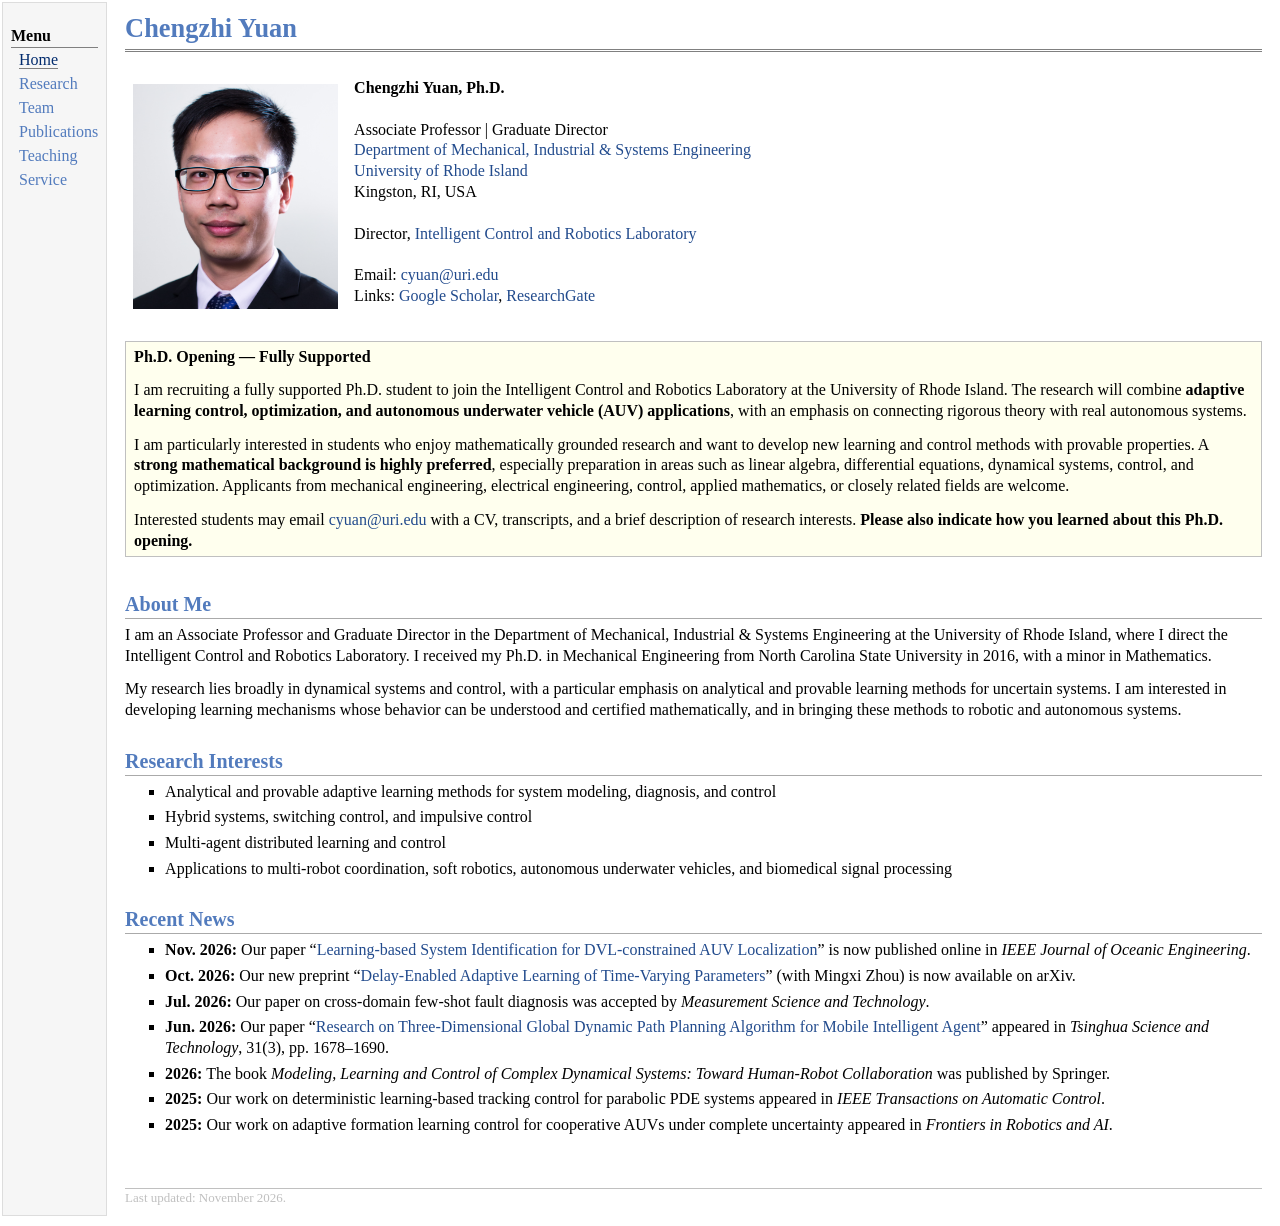
<file: index.html>
<!DOCTYPE html PUBLIC "-//W3C//DTD XHTML 1.1//EN"
  "http://www.w3.org/TR/xhtml11/DTD/xhtml11.dtd">
<html xmlns="http://www.w3.org/1999/xhtml" xml:lang="en">
<head>
<meta name="generator" content="jemdoc" />
<meta http-equiv="Content-Type" content="text/html;charset=utf-8" />
<meta name="viewport" content="width=device-width, initial-scale=1" />
<link rel="stylesheet" href="jemdoc.css" type="text/css" />
<title>Chengzhi Yuan</title>
</head>
<body>
<table summary="Table for page layout." id="tlayout">
<tr valign="top">
<td id="layout-menu">
<div class="menu-category">Menu</div>
<div class="menu-item"><a href="index.html" class="current">Home</a></div>
<div class="menu-item"><a href="research.html">Research</a></div>
<div class="menu-item"><a href="team.html">Team</a></div>
<div class="menu-item"><a href="publications.html">Publications</a></div>
<div class="menu-item"><a href="teaching.html">Teaching</a></div>
<div class="menu-item"><a href="service.html">Service</a></div>
</td>
<td id="layout-content">
<div id="toptitle">
<h1>Chengzhi Yuan</h1>
<div id="subtitle"></div>
</div>

<table class="imgtable"><tr><td>
<img src="pic/yuan.png" alt="Chengzhi Yuan" width="205px" />
</td>
<td align="left"><p><b>Chengzhi Yuan, Ph.D.</b><br /><br />
Associate Professor | Graduate Director<br />
<a href="https://web.uri.edu/mcise/" target="_blank">Department of Mechanical, Industrial &amp; Systems Engineering</a><br />
<a href="https://www.uri.edu/" target="_blank">University of Rhode Island</a><br />
Kingston, RI, USA<br /><br />
Director, <a href="https://web.uri.edu/icrl/" target="_blank">Intelligent Control and Robotics Laboratory</a><br /><br />
Email: <a href="mailto:cyuan@uri.edu">cyuan@uri.edu</a><br />
Links:
<a href="https://scholar.google.com/citations?user=ItEaqxMAAAAJ&amp;hl=en" target="_blank">Google Scholar</a>,
<a href="https://www.researchgate.net/profile/Chengzhi_Yuan" target="_blank">ResearchGate</a>
</p></td></tr></table>

<div class="infoblock">
<div class="blockcontent">
<p><b>Ph.D. Opening &mdash; Fully Supported</b></p>
<p>I am recruiting a fully supported Ph.D. student to join the Intelligent Control and Robotics Laboratory at the University of Rhode Island. The research will combine <b>adaptive learning control, optimization, and autonomous underwater vehicle (AUV) applications</b>, with an emphasis on connecting rigorous theory with real autonomous systems.</p>
<p>I am particularly interested in students who enjoy mathematically grounded research and want to develop new learning and control methods with provable properties. A <b>strong mathematical background is highly preferred</b>, especially preparation in areas such as linear algebra, differential equations, dynamical systems, control, and optimization. Applicants from mechanical engineering, electrical engineering, control, applied mathematics, or closely related fields are welcome.</p>
<p>Interested students may email <a href="mailto:cyuan@uri.edu">cyuan@uri.edu</a> with a CV, transcripts, and a brief description of research interests. <b>Please also indicate how you learned about this Ph.D. opening.</b></p>
</div></div>

<h2>About Me</h2>
<p>I am an Associate Professor and Graduate Director in the Department of Mechanical, Industrial &amp; Systems Engineering at the University of Rhode Island, where I direct the Intelligent Control and Robotics Laboratory. I received my Ph.D. in Mechanical Engineering from North Carolina State University in 2016, with a minor in Mathematics.</p>

<p>My research lies broadly in dynamical systems and control, with a particular emphasis on analytical and provable learning methods for uncertain systems. I am interested in developing learning mechanisms whose behavior can be understood and certified mathematically, and in bringing these methods to robotic and autonomous systems.</p>

<h2>Research Interests</h2>
<ul>
<li><p>Analytical and provable adaptive learning methods for system modeling, diagnosis, and control</p></li>
<li><p>Hybrid systems, switching control, and impulsive control</p></li>
<li><p>Multi-agent distributed learning and control</p></li>
<li><p>Applications to multi-robot coordination, soft robotics, autonomous underwater vehicles, and biomedical signal processing</p></li>
</ul>

<h2>Recent News</h2>
<ul>
<li><p><b>Nov. 2026:</b> Our paper &ldquo;<a href="https://ieeexplore.ieee.org/document/11793353/" target="_blank">Learning-based System Identification for DVL-constrained AUV Localization</a>&rdquo; is now published online in <i>IEEE Journal of Oceanic Engineering</i>.</p></li>
<li><p><b>Oct. 2026:</b> Our new preprint &ldquo;<a href="https://arxiv.org/pdf/2610.20322" target="_blank">Delay-Enabled Adaptive Learning of Time-Varying Parameters</a>&rdquo; (with Mingxi Zhou) is now available on arXiv.</p></li>
<li><p><b>Jul. 2026:</b> Our paper on cross-domain few-shot fault diagnosis was accepted by <i>Measurement Science and Technology</i>.</p></li>
<li><p><b>Jun. 2026:</b> Our paper &ldquo;<a href="https://www.sciopen.com/article/10.26599/TST.2024.9010265" target="_blank">Research on Three-Dimensional Global Dynamic Path Planning Algorithm for Mobile Intelligent Agent</a>&rdquo; appeared in <i>Tsinghua Science and Technology</i>, 31(3), pp. 1678&ndash;1690.</p></li>
<li><p><b>2026:</b> The book <i>Modeling, Learning and Control of Complex Dynamical Systems: Toward Human-Robot Collaboration</i> was published by Springer.</p></li>
<li><p><b>2025:</b> Our work on deterministic learning-based tracking control for parabolic PDE systems appeared in <i>IEEE Transactions on Automatic Control</i>.</p></li>
<li><p><b>2025:</b> Our work on adaptive formation learning control for cooperative AUVs under complete uncertainty appeared in <i>Frontiers in Robotics and AI</i>.</p></li>
</ul>

<div id="footer">
<div id="footer-text">Last updated: November 2026.</div>
</div>
</td>
</tr>
</table>
</body>
</html>
</file>
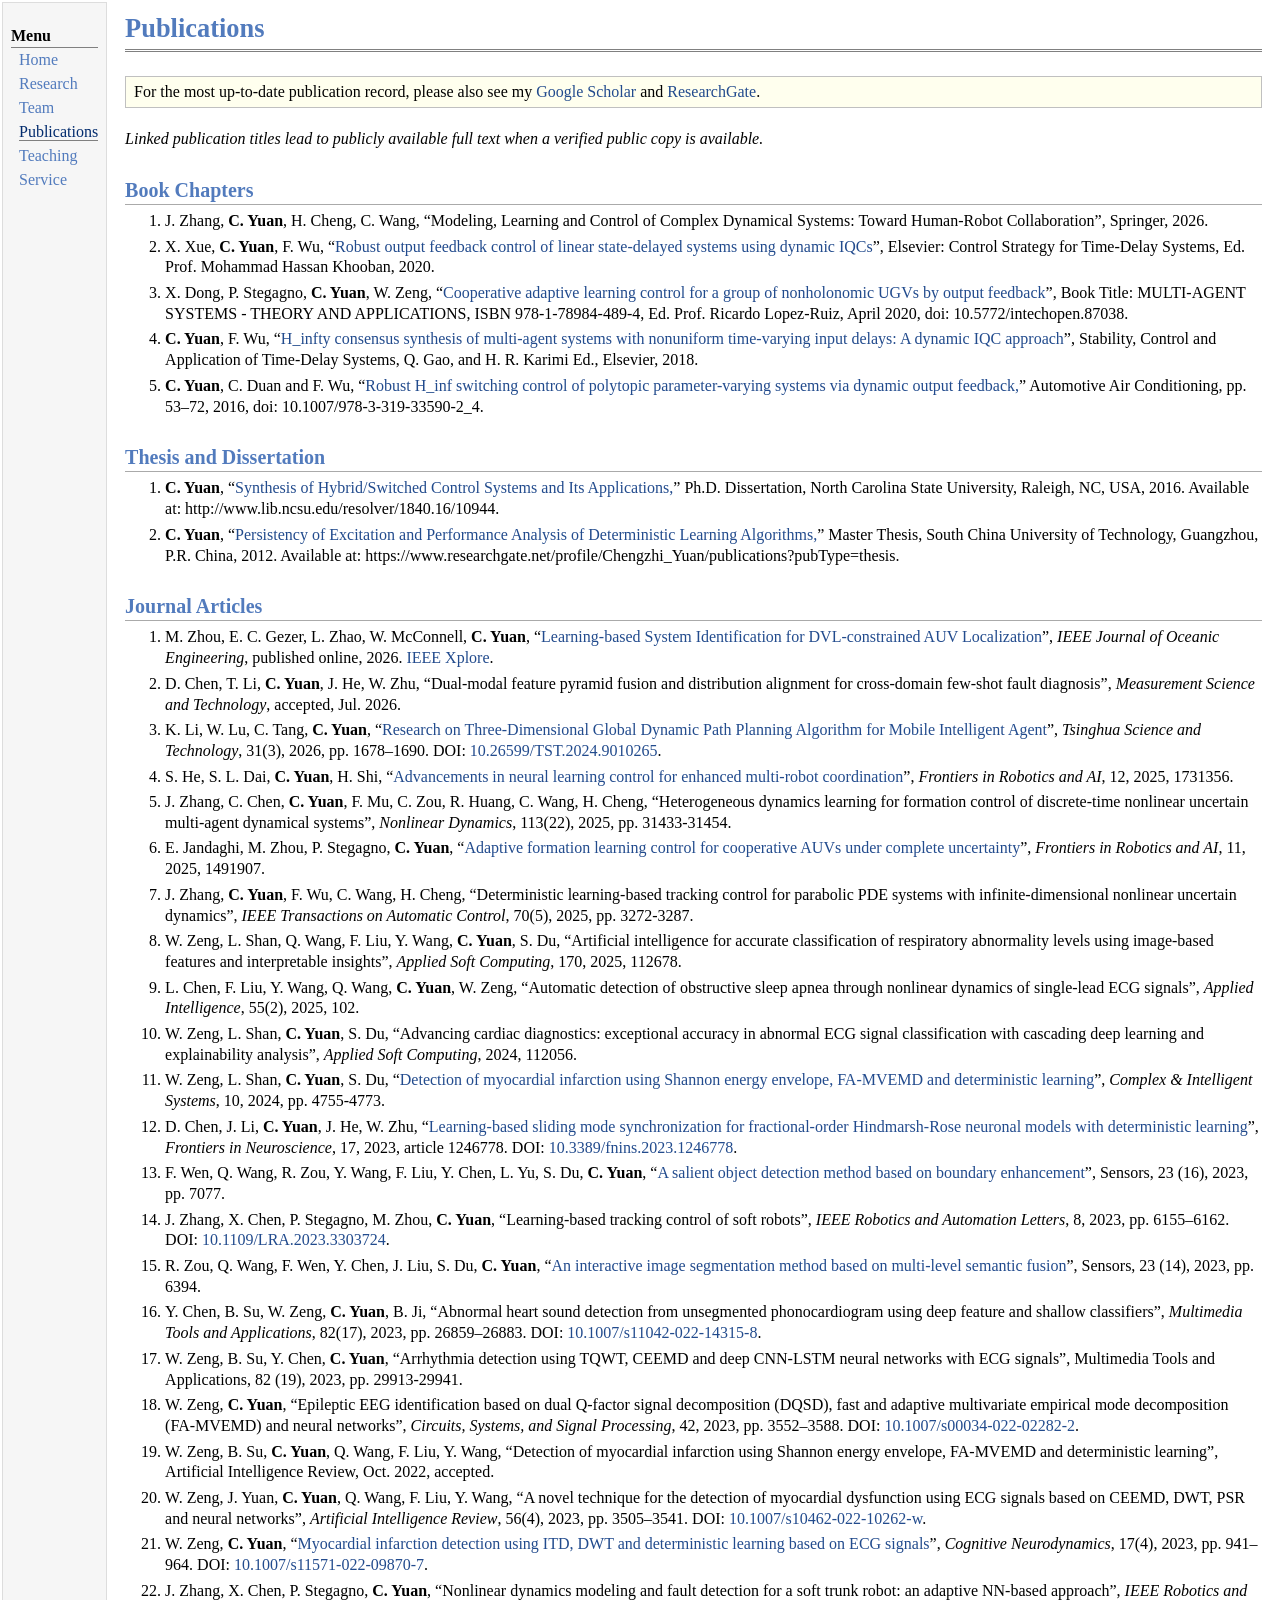
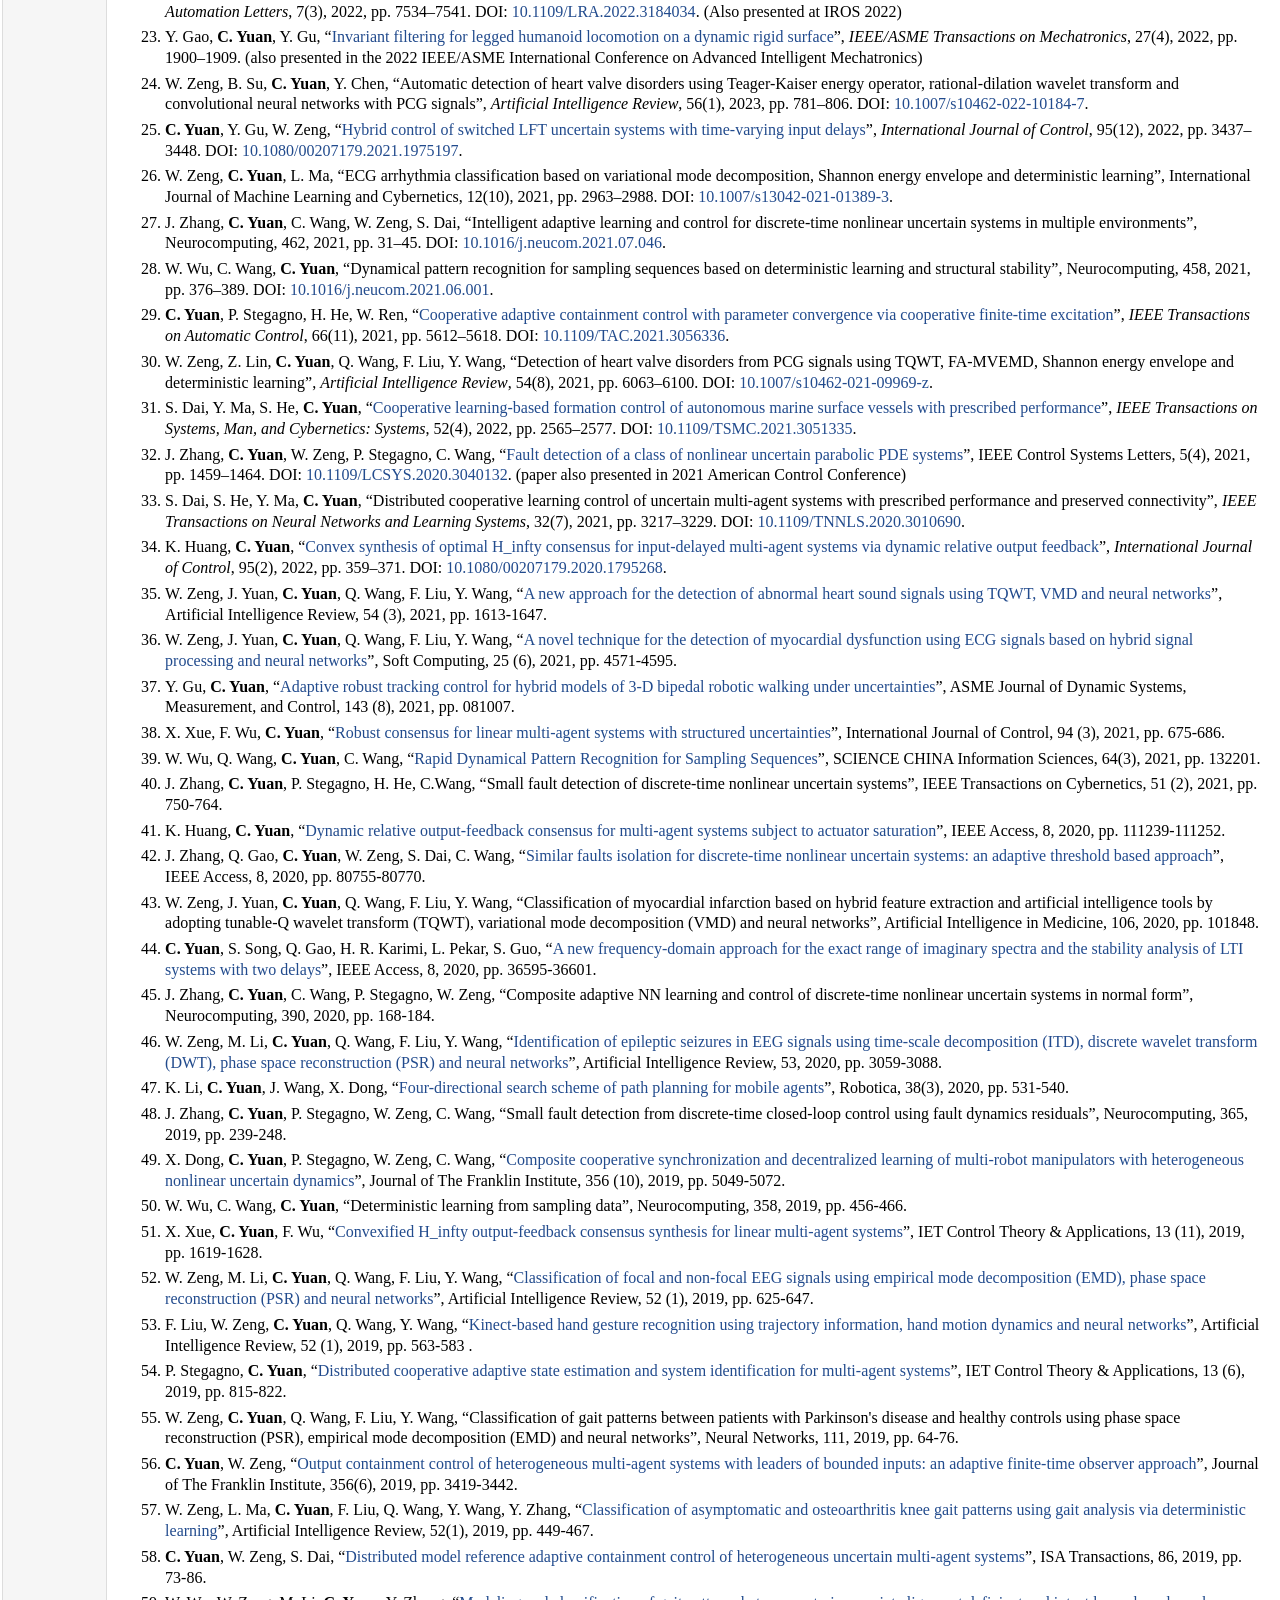
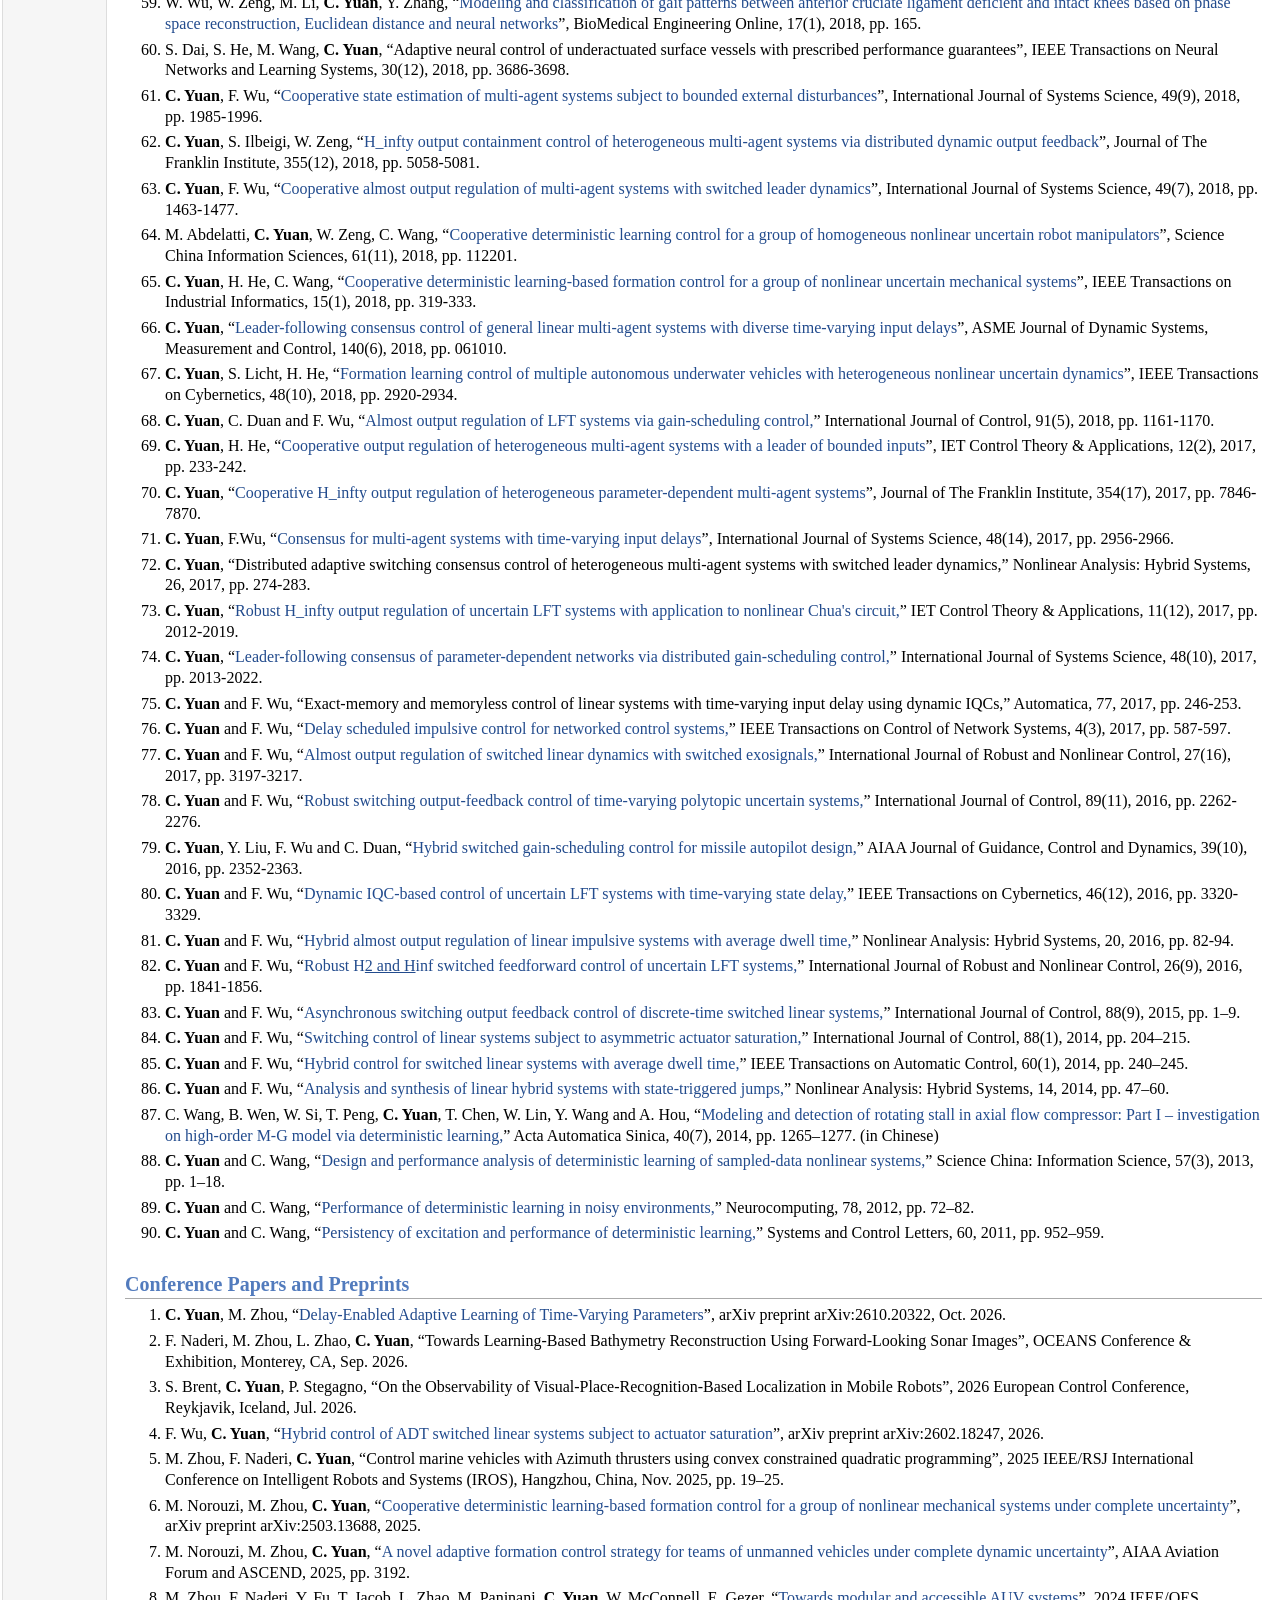
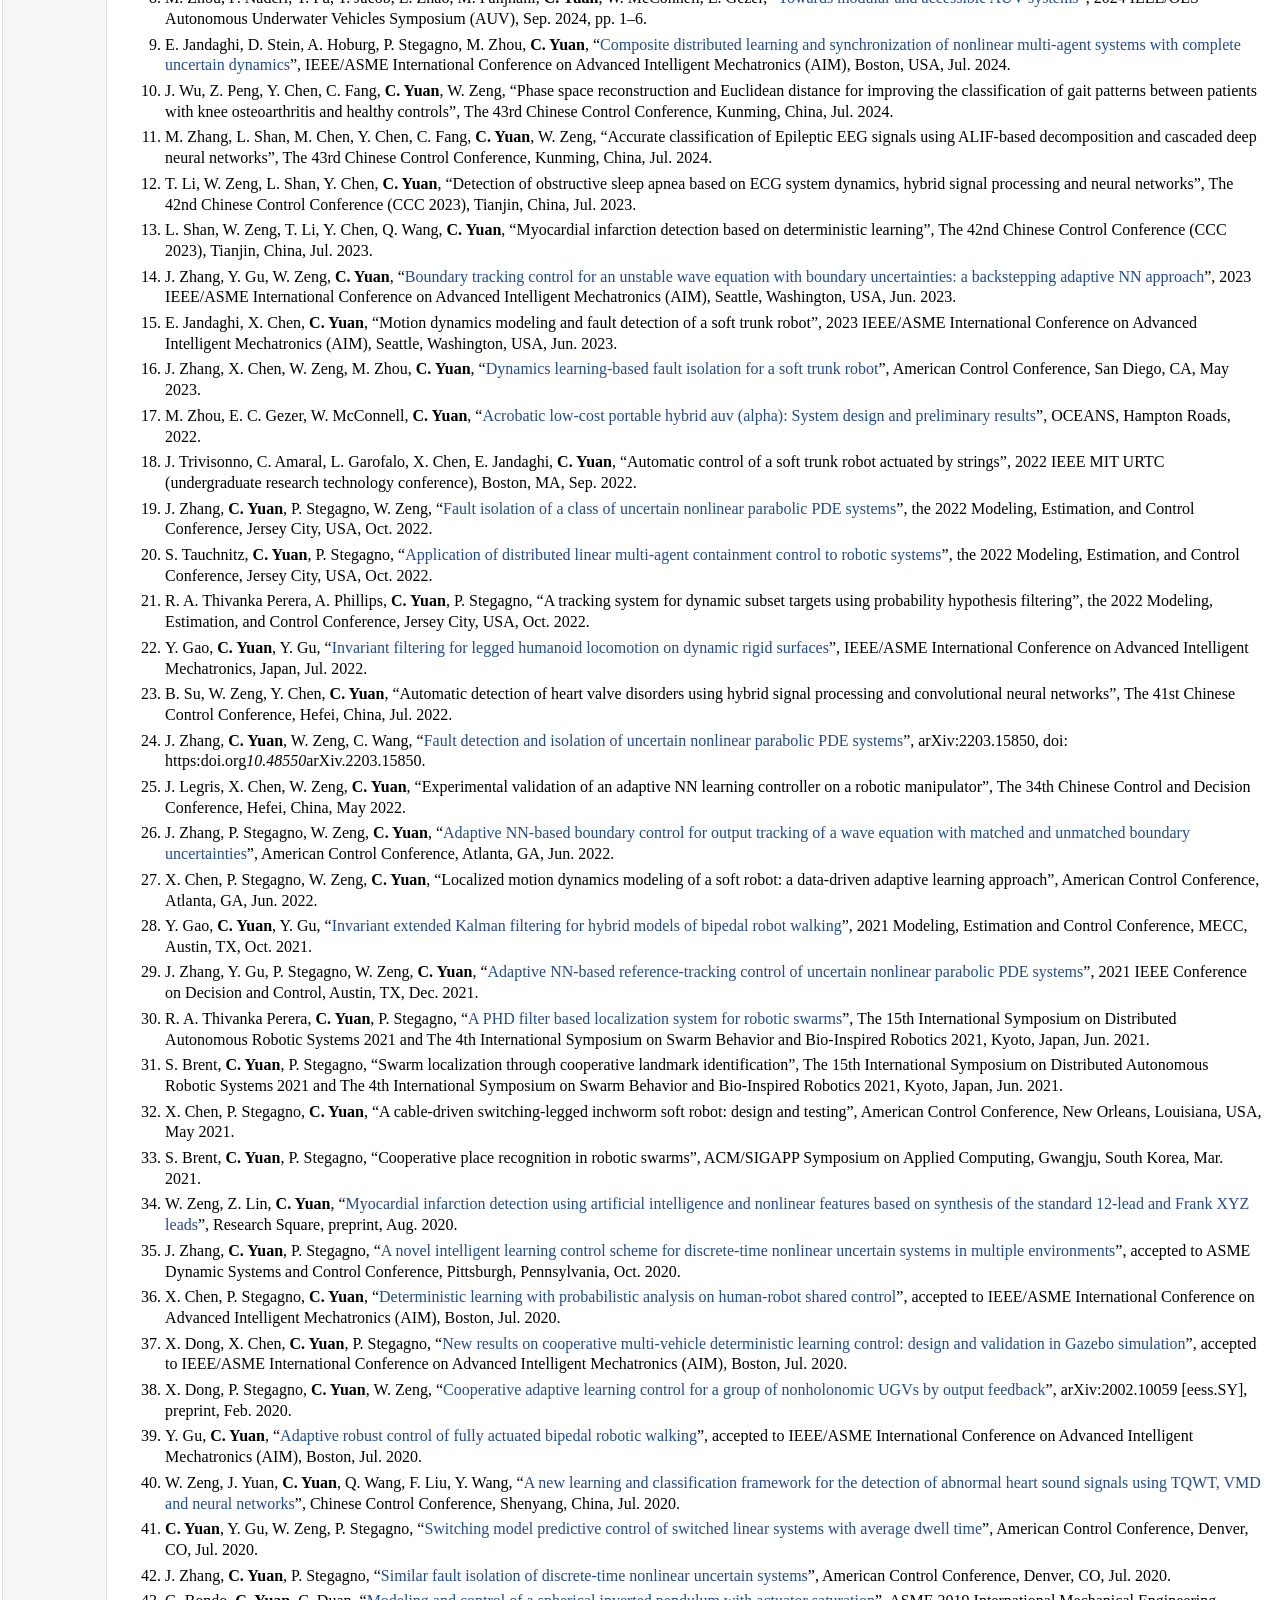
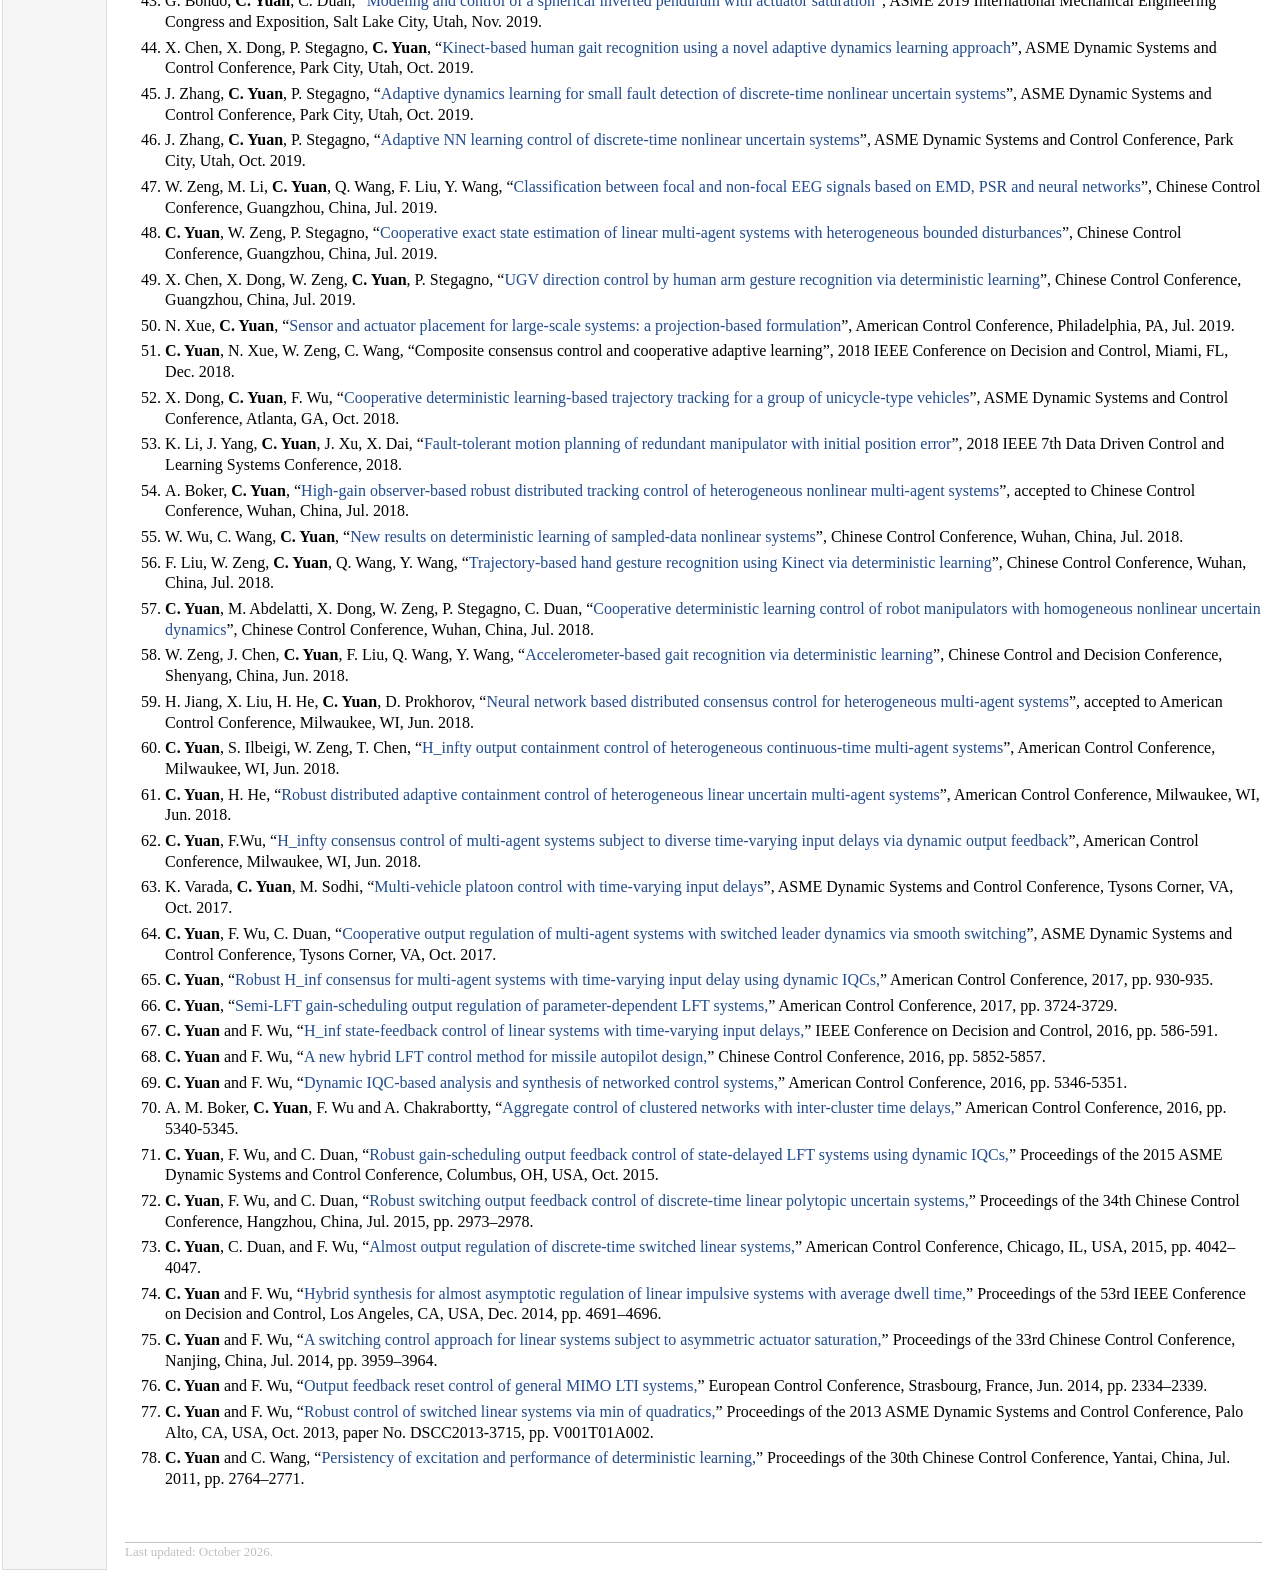
<file: publications.html>
<!DOCTYPE html PUBLIC "-//W3C//DTD XHTML 1.1//EN"
  "http://www.w3.org/TR/xhtml11/DTD/xhtml11.dtd">
<html xmlns="http://www.w3.org/1999/xhtml" xml:lang="en">
<head>
<meta name="generator" content="jemdoc, see http://jemdoc.jaboc.net/" />
<meta http-equiv="Content-Type" content="text/html;charset=utf-8" />
<link rel="stylesheet" href="jemdoc.css" type="text/css" />
<title>Publications</title>
</head>
<body>
<table summary="Table for page layout." id="tlayout">
<tr valign="top">
<td id="layout-menu">
<div class="menu-category">Menu</div>
<div class="menu-item"><a href="index.html">Home</a></div>
<div class="menu-item"><a href="research.html">Research</a></div>
<div class="menu-item"><a href="team.html">Team</a></div>
<div class="menu-item"><a href="publications.html" class="current">Publications</a></div>
<div class="menu-item"><a href="teaching.html">Teaching</a></div>
<div class="menu-item"><a href="service.html">Service</a></div>
</td>
<td id="layout-content">
<div id="toptitle">
<h1>Publications</h1>
<div id="subtitle"></div>
</div>
<div class="infoblock">
<div class="blockcontent">
<p>For the most up-to-date publication record, please also see my <a href="https://scholar.google.com/citations?user=ItEaqxMAAAAJ&amp;hl=en" target="_blank">Google Scholar</a> and <a href="https://www.researchgate.net/profile/Chengzhi_Yuan" target="_blank">ResearchGate</a>.</p>
</div></div>
<p><i>Linked publication titles lead to publicly available full text when a verified public copy is available.</i></p>

<h2>Book Chapters </h2>
<ol>
<li><p>J. Zhang, <b>C. Yuan</b>, H. Cheng, C. Wang, &ldquo;Modeling, Learning and Control of Complex Dynamical Systems: Toward Human-Robot Collaboration&rdquo;, Springer, 2026.</p></li>
<li><p>X. Xue, <b>C. Yuan</b>, F. Wu, &ldquo;<a href="https://www.researchgate.net/publication/349107848_Robust_output_feedback_control_of_linear_state-delayed_systems_using_dynamic_IQCs" target="_blank">Robust output feedback control of linear state-delayed systems using dynamic IQCs</a>&rdquo;, Elsevier: Control Strategy for Time-Delay Systems, Ed. Prof. Mohammad Hassan Khooban, 2020. </p>
</li>
<li><p>X. Dong, P. Stegagno, <b>C. Yuan</b>, W. Zeng, &ldquo;<a href="https://www.intechopen.com/chapters/67783" target="_blank">Cooperative adaptive learning control for a group of nonholonomic UGVs by output feedback</a>&rdquo;, Book Title: MULTI-AGENT SYSTEMS - THEORY AND APPLICATIONS, ISBN 978-1-78984-489-4, Ed. Prof. Ricardo Lopez-Ruiz, April 2020, doi: 10.5772/intechopen.87038. </p>
</li>
<li><p><b>C. Yuan</b>, F. Wu, &ldquo;<a href="https://www.researchgate.net/publication/334253443_H_infty_consensus_synthesis_of_multiagent_systems_with_nonuniform_time-varying_input_delays_A_dynamic_IQC_approach" target="_blank">H_infty consensus synthesis of multi-agent systems with nonuniform time-varying input delays: A dynamic IQC approach</a>&rdquo;, Stability, Control and Application of Time-Delay Systems, Q. Gao, and H. R. Karimi Ed., Elsevier, 2018. </p>
</li>
<li><p><b>C. Yuan</b>, C. Duan and F. Wu, &ldquo;<a href="https://www.researchgate.net/publication/306035811_Robust_mathcalH_infty_Switching_Control_of_Polytopic_Parameter-Varying_Systems_via_Dynamic_Output_Feedback" target="_blank">Robust H_inf switching control of polytopic parameter-varying systems via dynamic output feedback,</a>&rdquo; Automotive Air Conditioning, pp. 53&ndash;72, 2016, doi: 10.1007/978-3-319-33590-2_4.
</p>
</li>
</ol>
<h2>Thesis and Dissertation </h2>
<ol>
<li><p><b>C. Yuan</b>, &ldquo;<a href="https://www.researchgate.net/publication/301292311_Synthesis_of_HybridSwitched_Control_Systems_and_Its_Applications" target="_blank">Synthesis of Hybrid/Switched Control Systems and Its Applications,</a>&rdquo; Ph.D. Dissertation, North Carolina State University, Raleigh, NC, USA, 2016. Available at: http://www.lib.ncsu.edu/resolver/1840.16/10944. </p>
</li>
<li><p><b>C. Yuan</b>, &ldquo;<a href="https://www.researchgate.net/publication/281162352_Persistency_of_Excitation_and_Performance_Analysis_of_Deterministic_Learning_Algorithms" target="_blank">Persistency of Excitation and Performance Analysis of Deterministic Learning Algorithms,</a>&rdquo; Master Thesis, South China University of Technology, Guangzhou, P.R. China, 2012. Available at: https://www.researchgate.net/profile/Chengzhi_Yuan/publications?pubType=thesis.
</p>
</li>
</ol>
<h2>Journal Articles
</h2>
<ol>
<li id="auv-localization-2026"><p>M. Zhou, E. C. Gezer, L. Zhao, W. McConnell, <b>C. Yuan</b>, &ldquo;<a href="https://ieeexplore.ieee.org/document/11793353/" target="_blank">Learning-based System Identification for DVL-constrained AUV Localization</a>&rdquo;, <i>IEEE Journal of Oceanic Engineering</i>, published online, 2026. <a href="https://ieeexplore.ieee.org/document/11793353/" target="_blank">IEEE Xplore</a>.</p></li>
<li><p>D. Chen, T. Li, <b>C. Yuan</b>, J. He, W. Zhu, &ldquo;Dual-modal feature pyramid fusion and distribution alignment for cross-domain few-shot fault diagnosis&rdquo;, <i>Measurement Science and Technology</i>, accepted, Jul. 2026.</p></li>
<li><p>K. Li, W. Lu, C. Tang, <b>C. Yuan</b>, &ldquo;<a href="https://www.sciopen.com/article/10.26599/TST.2024.9010265" target="_blank">Research on Three-Dimensional Global Dynamic Path Planning Algorithm for Mobile Intelligent Agent</a>&rdquo;, <i>Tsinghua Science and Technology</i>, 31(3), 2026, pp. 1678&ndash;1690. DOI: <a href="https://doi.org/10.26599/TST.2024.9010265" target="_blank">10.26599/TST.2024.9010265</a>.</p></li>
<li><p>S. He, S. L. Dai, <b>C. Yuan</b>, H. Shi, &ldquo;<a href="https://www.frontiersin.org/journals/robotics-and-ai/articles/10.3389/frobt.2025.1731356/pdf" target="_blank">Advancements in neural learning control for enhanced multi-robot coordination</a>&rdquo;, <i>Frontiers in Robotics and AI</i>, 12, 2025, 1731356.</p></li>
<li><p>J. Zhang, C. Chen, <b>C. Yuan</b>, F. Mu, C. Zou, R. Huang, C. Wang, H. Cheng, &ldquo;Heterogeneous dynamics learning for formation control of discrete-time nonlinear uncertain multi-agent dynamical systems&rdquo;, <i>Nonlinear Dynamics</i>, 113(22), 2025, pp. 31433-31454.</p></li>
<li><p>E. Jandaghi, M. Zhou, P. Stegagno, <b>C. Yuan</b>, &ldquo;<a href="https://www.frontiersin.org/journals/robotics-and-ai/articles/10.3389/frobt.2024.1491907/full" target="_blank">Adaptive formation learning control for cooperative AUVs under complete uncertainty</a>&rdquo;, <i>Frontiers in Robotics and AI</i>, 11, 2025, 1491907.</p></li>
<li><p>J. Zhang, <b>C. Yuan</b>, F. Wu, C. Wang, H. Cheng, &ldquo;Deterministic learning-based tracking control for parabolic PDE systems with infinite-dimensional nonlinear uncertain dynamics&rdquo;, <i>IEEE Transactions on Automatic Control</i>, 70(5), 2025, pp. 3272-3287.</p></li>
<li><p>W. Zeng, L. Shan, Q. Wang, F. Liu, Y. Wang, <b>C. Yuan</b>, S. Du, &ldquo;Artificial intelligence for accurate classification of respiratory abnormality levels using image-based features and interpretable insights&rdquo;, <i>Applied Soft Computing</i>, 170, 2025, 112678.</p></li>
<li><p>L. Chen, F. Liu, Y. Wang, Q. Wang, <b>C. Yuan</b>, W. Zeng, &ldquo;Automatic detection of obstructive sleep apnea through nonlinear dynamics of single-lead ECG signals&rdquo;, <i>Applied Intelligence</i>, 55(2), 2025, 102.</p></li>
<li><p>W. Zeng, L. Shan, <b>C. Yuan</b>, S. Du, &ldquo;Advancing cardiac diagnostics: exceptional accuracy in abnormal ECG signal classification with cascading deep learning and explainability analysis&rdquo;, <i>Applied Soft Computing</i>, 2024, 112056.</p></li>
<li><p>W. Zeng, L. Shan, <b>C. Yuan</b>, S. Du, &ldquo;<a href="https://www.researchgate.net/publication/379620052_Detection_of_myocardial_infarction_using_Shannon_energy_envelope_FA-MVEMD_and_deterministic_learning" target="_blank">Detection of myocardial infarction using Shannon energy envelope, FA-MVEMD and deterministic learning</a>&rdquo;, <i>Complex &amp; Intelligent Systems</i>, 10, 2024, pp. 4755-4773.</p></li>
<li><p>D. Chen, J. Li, <b>C. Yuan</b>, J. He, W. Zhu, &ldquo;<a href="https://www.frontiersin.org/journals/neuroscience/articles/10.3389/fnins.2023.1246778/full" target="_blank">Learning-based sliding mode synchronization for fractional-order Hindmarsh-Rose neuronal models with deterministic learning</a>&rdquo;, <i>Frontiers in Neuroscience</i>, 17, 2023, article 1246778. DOI: <a href="https://doi.org/10.3389/fnins.2023.1246778">10.3389/fnins.2023.1246778</a>. </p>
</li>
<li><p>F. Wen, Q. Wang, R. Zou, Y. Wang, F. Liu, Y. Chen, L. Yu, S. Du, <b>C. Yuan</b>, &ldquo;<a href="https://www.mdpi.com/1424-8220/23/16/7077" target="_blank">A salient object detection method based on boundary enhancement</a>&rdquo;, Sensors, 23 (16), 2023, pp. 7077. </p>
</li>
<li><p>J. Zhang, X. Chen, P. Stegagno, M. Zhou, <b>C. Yuan</b>, &ldquo;Learning-based tracking control of soft robots&rdquo;, <i>IEEE Robotics and Automation Letters</i>, 8, 2023, pp. 6155&ndash;6162. DOI: <a href="https://doi.org/10.1109/LRA.2023.3303724">10.1109/LRA.2023.3303724</a>. </p>
</li>
<li><p>R. Zou, Q. Wang, F. Wen, Y. Chen, J. Liu, S. Du, <b>C. Yuan</b>, &ldquo;<a href="https://pmc.ncbi.nlm.nih.gov/articles/PMC10383896/" target="_blank">An interactive image segmentation method based on multi-level semantic fusion</a>&rdquo;, Sensors, 23 (14), 2023, pp. 6394.  </p>
</li>
<li><p>Y. Chen, B. Su, W. Zeng, <b>C. Yuan</b>, B. Ji, &ldquo;Abnormal heart sound detection from unsegmented phonocardiogram using deep feature and shallow classifiers&rdquo;, <i>Multimedia Tools and Applications</i>, 82(17), 2023, pp. 26859&ndash;26883. DOI: <a href="https://doi.org/10.1007/s11042-022-14315-8">10.1007/s11042-022-14315-8</a>. </p>
</li>
<li><p>W. Zeng, B. Su, Y. Chen, <b>C. Yuan</b>, &ldquo;Arrhythmia detection using TQWT, CEEMD and deep CNN-LSTM neural networks with ECG signals&rdquo;, Multimedia Tools and Applications, 82 (19), 2023, pp. 29913-29941.  </p>
</li>
<li><p>W. Zeng, <b>C. Yuan</b>, &ldquo;Epileptic EEG identification based on dual Q-factor signal decomposition (DQSD), fast and adaptive multivariate empirical mode decomposition (FA-MVEMD) and neural networks&rdquo;, <i>Circuits, Systems, and Signal Processing</i>, 42, 2023, pp. 3552&ndash;3588. DOI: <a href="https://doi.org/10.1007/s00034-022-02282-2">10.1007/s00034-022-02282-2</a>. </p>
</li>
<li><p>W. Zeng, B. Su, <b>C. Yuan</b>, Q. Wang, F. Liu, Y. Wang, &ldquo;Detection of myocardial infarction using Shannon energy envelope, FA-MVEMD and deterministic learning&rdquo;, Artificial Intelligence Review, Oct. 2022, accepted. </p>
</li>
<li><p>W. Zeng, J. Yuan, <b>C. Yuan</b>, Q. Wang, F. Liu, Y. Wang, &ldquo;A novel technique for the detection of myocardial dysfunction using ECG signals based on CEEMD, DWT, PSR and neural networks&rdquo;, <i>Artificial Intelligence Review</i>, 56(4), 2023, pp. 3505&ndash;3541. DOI: <a href="https://doi.org/10.1007/s10462-022-10262-w">10.1007/s10462-022-10262-w</a>. </p>
</li>
<li><p>W. Zeng, <b>C. Yuan</b>, &ldquo;<a href="https://pmc.ncbi.nlm.nih.gov/articles/PMC10374507/" target="_blank">Myocardial infarction detection using ITD, DWT and deterministic learning based on ECG signals</a>&rdquo;, <i>Cognitive Neurodynamics</i>, 17(4), 2023, pp. 941&ndash;964. DOI: <a href="https://doi.org/10.1007/s11571-022-09870-7">10.1007/s11571-022-09870-7</a>. </p>
</li>
<li><p>J. Zhang, X. Chen, P. Stegagno, <b>C. Yuan</b>, &ldquo;Nonlinear dynamics modeling and fault detection for a soft trunk robot: an adaptive NN-based approach&rdquo;, <i>IEEE Robotics and Automation Letters</i>, 7(3), 2022, pp. 7534&ndash;7541. DOI: <a href="https://doi.org/10.1109/LRA.2022.3184034">10.1109/LRA.2022.3184034</a>. (Also presented at IROS 2022)</p>
</li>
<li><p>Y. Gao, <b>C. Yuan</b>, Y. Gu, &ldquo;<a href="https://arxiv.org/abs/2201.10636" target="_blank">Invariant filtering for legged humanoid locomotion on a dynamic rigid surface</a>&rdquo;, <i>IEEE/ASME Transactions on Mechatronics</i>, 27(4), 2022, pp. 1900&ndash;1909. (also presented in the 2022 IEEE/ASME International Conference on Advanced Intelligent Mechatronics)  </p>
</li>
<li><p>W. Zeng, B. Su, <b>C. Yuan</b>, Y. Chen, &ldquo;Automatic detection of heart valve disorders using Teager-Kaiser energy operator, rational-dilation wavelet transform and convolutional neural networks with PCG signals&rdquo;, <i>Artificial Intelligence Review</i>, 56(1), 2023, pp. 781&ndash;806. DOI: <a href="https://doi.org/10.1007/s10462-022-10184-7">10.1007/s10462-022-10184-7</a>. </p>
</li>
<li><p><b>C. Yuan</b>, Y. Gu, W. Zeng, &ldquo;<a href="https://www.thetracelab.com/uploads/1/1/3/0/113094493/yuan2021ijc.pdf" target="_blank">Hybrid control of switched LFT uncertain systems with time-varying input delays</a>&rdquo;, <i>International Journal of Control</i>, 95(12), 2022, pp. 3437&ndash;3448. DOI: <a href="https://doi.org/10.1080/00207179.2021.1975197">10.1080/00207179.2021.1975197</a>. </p>
</li>
<li><p>W. Zeng, <b>C. Yuan</b>, L. Ma, &ldquo;ECG arrhythmia classification based on variational mode decomposition, Shannon energy envelope and deterministic learning&rdquo;, International Journal of Machine Learning and Cybernetics, 12(10), 2021, pp. 2963&ndash;2988. DOI: <a href="https://doi.org/10.1007/s13042-021-01389-3" target="_blank">10.1007/s13042-021-01389-3</a>. </p>
</li>
<li><p>J. Zhang, <b>C. Yuan</b>, C. Wang, W. Zeng, S. Dai, &ldquo;Intelligent adaptive learning and control for discrete-time nonlinear uncertain systems in multiple environments&rdquo;, Neurocomputing, 462, 2021, pp. 31&ndash;45. DOI: <a href="https://doi.org/10.1016/j.neucom.2021.07.046" target="_blank">10.1016/j.neucom.2021.07.046</a>. </p>
</li>
<li><p>W. Wu, C. Wang, <b>C. Yuan</b>, &ldquo;Dynamical pattern recognition for sampling sequences based on deterministic learning and structural stability&rdquo;, Neurocomputing, 458, 2021, pp. 376&ndash;389. DOI: <a href="https://doi.org/10.1016/j.neucom.2021.06.001" target="_blank">10.1016/j.neucom.2021.06.001</a>. </p>
</li>
<li><p><b>C. Yuan</b>, P. Stegagno, H. He, W. Ren, &ldquo;<a href="https://www.researchgate.net/publication/348944141_Cooperative_Adaptive_Containment_Control_With_Parameter_Convergence_via_Cooperative_Finite-Time_Excitation" target="_blank">Cooperative adaptive containment control with parameter convergence via cooperative finite-time excitation</a>&rdquo;, <i>IEEE Transactions on Automatic Control</i>, 66(11), 2021, pp. 5612&ndash;5618. DOI: <a href="https://doi.org/10.1109/TAC.2021.3056336">10.1109/TAC.2021.3056336</a>. </p>
</li>
<li><p>W. Zeng, Z. Lin, <b>C. Yuan</b>, Q. Wang, F. Liu, Y. Wang, &ldquo;Detection of heart valve disorders from PCG signals using TQWT, FA-MVEMD, Shannon energy envelope and deterministic learning&rdquo;, <i>Artificial Intelligence Review</i>, 54(8), 2021, pp. 6063&ndash;6100. DOI: <a href="https://doi.org/10.1007/s10462-021-09969-z">10.1007/s10462-021-09969-z</a>. </p>
</li>
<li><p>S. Dai, Y. Ma, S. He, <b>C. Yuan</b>, &ldquo;<a href="https://www.researchgate.net/publication/348944149_Cooperative_Learning-Based_Formation_Control_of_Autonomous_Marine_Surface_Vessels_With_Prescribed_Performance" target="_blank">Cooperative learning-based formation control of autonomous marine surface vessels with prescribed performance</a>&rdquo;, <i>IEEE Transactions on Systems, Man, and Cybernetics: Systems</i>, 52(4), 2022, pp. 2565&ndash;2577. DOI: <a href="https://doi.org/10.1109/TSMC.2021.3051335">10.1109/TSMC.2021.3051335</a>. </p>
</li>
<li><p>J. Zhang, <b>C. Yuan</b>, W. Zeng, P. Stegagno, C. Wang, &ldquo;<a href="https://www.researchgate.net/publication/346644107_Fault_Detection_of_a_Class_of_Nonlinear_Uncertain_Parabolic_PDE_Systems" target="_blank">Fault detection of a class of nonlinear uncertain parabolic PDE systems</a>&rdquo;, IEEE Control Systems Letters, 5(4), 2021, pp. 1459&ndash;1464. DOI: <a href="https://doi.org/10.1109/LCSYS.2020.3040132" target="_blank">10.1109/LCSYS.2020.3040132</a>. (paper also presented in 2021 American Control Conference)</p>
</li>
<li><p>S. Dai, S. He, Y. Ma, <b>C. Yuan</b>, &ldquo;Distributed cooperative learning control of uncertain multi-agent systems with prescribed performance and preserved connectivity&rdquo;, <i>IEEE Transactions on Neural Networks and Learning Systems</i>, 32(7), 2021, pp. 3217&ndash;3229. DOI: <a href="https://doi.org/10.1109/TNNLS.2020.3010690">10.1109/TNNLS.2020.3010690</a>. </p>
</li>
<li><p>K. Huang, <b>C. Yuan</b>, &ldquo;<a href="https://www.researchgate.net/publication/342890584_Convex_Synthesis_for_Optimal_H_Consensus_of_Input-Delayed_Multi-Agent_Systems_via_Dynamic_Relative_Output_Feedback" target="_blank">Convex synthesis of optimal H_infty consensus for input-delayed multi-agent systems via dynamic relative output feedback</a>&rdquo;, <i>International Journal of Control</i>, 95(2), 2022, pp. 359&ndash;371. DOI: <a href="https://doi.org/10.1080/00207179.2020.1795268">10.1080/00207179.2020.1795268</a>. </p>
</li>
<li><p>W. Zeng, J. Yuan, <b>C. Yuan</b>, Q. Wang, F. Liu, Y. Wang, &ldquo;<a href="https://www.researchgate.net/publication/343199047_A_new_approach_for_the_detection_of_abnormal_heart_sound_signals_using_TQWT_VMD_and_neural_networks" target="_blank">A new approach for the detection of abnormal heart sound signals using TQWT, VMD and neural networks</a>&rdquo;, Artificial Intelligence Review, 54 (3), 2021, pp. 1613-1647. </p>
</li>
<li><p>W. Zeng, J. Yuan, <b>C. Yuan</b>, Q. Wang, F. Liu, Y. Wang, &ldquo;<a href="https://www.researchgate.net/publication/348346425_A_novel_technique_for_the_detection_of_myocardial_dysfunction_using_ECG_signals_based_on_hybrid_signal_processing_and_neural_networks" target="_blank">A novel technique for the detection of myocardial dysfunction using ECG signals based on hybrid signal processing and neural networks</a>&rdquo;, Soft Computing, 25 (6), 2021, pp. 4571-4595.</p>
</li>
<li><p>Y. Gu, <b>C. Yuan</b>, &ldquo;<a href="https://www.researchgate.net/publication/348943801_Adaptive_Robust_Tracking_Control_for_Hybrid_Models_of_3-D_Bipedal_Robotic_Walking_Under_Uncertainties" target="_blank">Adaptive robust tracking control for hybrid models of 3-D bipedal robotic walking under uncertainties</a>&rdquo;, ASME Journal of Dynamic Systems, Measurement, and Control, 143 (8), 2021, pp. 081007.  </p>
</li>
<li><p>X. Xue, F. Wu, <b>C. Yuan</b>, &ldquo;<a href="https://www.researchgate.net/publication/332670524_Robust_consensus_for_linear_multi-agent_systems_with_structured_uncertainties" target="_blank">Robust consensus for linear multi-agent systems with structured uncertainties</a>&rdquo;, International Journal of Control, 94 (3), 2021, pp. 675-686. </p>
</li>
<li><p>W. Wu, Q. Wang, <b>C. Yuan</b>, C. Wang, &ldquo;<a href="https://www.researchgate.net/publication/350625087_Rapid_dynamical_pattern_recognition_for_sampling_sequences" target="_blank">Rapid Dynamical Pattern Recognition for Sampling Sequences</a>&rdquo;, SCIENCE CHINA Information Sciences, 64(3), 2021, pp. 132201. </p>
</li>
<li><p>J. Zhang, <b>C. Yuan</b>, P. Stegagno, H. He, C.Wang, &ldquo;Small fault detection of discrete-time nonlinear uncertain systems&rdquo;, IEEE Transactions on Cybernetics, 51 (2), 2021, pp. 750-764. </p>
</li>
<li><p>K. Huang, <b>C. Yuan</b>, &ldquo;<a href="https://www.researchgate.net/publication/342254845_Dynamic_Relative_Output-Feedback_Consensus_for_Multi-Agent_Systems_Subject_to_Actuator_Saturation" target="_blank">Dynamic relative output-feedback consensus for multi-agent systems subject to actuator saturation</a>&rdquo;, IEEE Access, 8, 2020, pp. 111239-111252. </p>
</li>
<li><p>J. Zhang, Q. Gao, <b>C. Yuan</b>, W. Zeng, S. Dai, C. Wang, &ldquo;<a href="https://www.researchgate.net/publication/340989516_Similar_Fault_Isolation_of_Discrete-Time_Nonlinear_Uncertain_Systems_An_Adaptive_Threshold_Based_Approach" target="_blank">Similar faults isolation for discrete-time nonlinear uncertain systems: an adaptive threshold based approach</a>&rdquo;, IEEE Access, 8, 2020, pp. 80755-80770. </p>
</li>
<li><p>W. Zeng, J. Yuan, <b>C. Yuan</b>, Q. Wang, F. Liu, Y. Wang, &ldquo;Classification of myocardial infarction based on hybrid feature extraction and artificial intelligence tools by adopting tunable-Q wavelet transform (TQWT), variational mode decomposition (VMD) and neural networks&rdquo;, 
Artificial Intelligence in Medicine, 106, 2020, pp. 101848. </p>
</li>
<li><p><b>C. Yuan</b>, S. Song, Q. Gao, H. R. Karimi, L. Pekar, S. Guo, &ldquo;<a href="https://www.researchgate.net/publication/339329042_A_Novel_Frequency-Domain_Approach_for_the_Exact_Range_of_Imaginary_Spectra_and_the_Stability_Analysis_of_LTI_Systems_With_Two_Delays" target="_blank">A new frequency-domain approach for the exact range of imaginary spectra and the stability analysis of LTI systems with two delays</a>&rdquo;, IEEE Access, 8, 2020, pp. 36595-36601. </p>
</li>
<li><p>J. Zhang, <b>C. Yuan</b>, C. Wang, P. Stegagno, W. Zeng, &ldquo;Composite adaptive NN learning and control of discrete-time nonlinear uncertain systems in normal form&rdquo;, Neurocomputing, 390, 2020, pp. 168-184. </p>
</li>
<li><p>W. Zeng, M. Li, <b>C. Yuan</b>, Q. Wang, F. Liu, Y. Wang, &ldquo;<a href="https://www.researchgate.net/publication/335389123_Identification_of_epileptic_seizures_in_EEG_signals_using_time-scale_decomposition_ITD_discrete_wavelet_transform_DWT_phase_space_reconstruction_PSR_and_neural_networks" target="_blank">Identification of epileptic seizures in EEG signals using time-scale decomposition (ITD), discrete wavelet transform (DWT), phase space reconstruction (PSR) and neural networks</a>&rdquo;, Artificial Intelligence Review, 53, 2020, pp. 3059-3088. </p>
</li>
<li><p>K. Li, <b>C. Yuan</b>, J. Wang, X. Dong, &ldquo;<a href="https://www.researchgate.net/publication/333755559_Four-Direction_Search_Scheme_of_Path_Planning_for_Mobile_Agents" target="_blank">Four-directional search scheme of path planning for mobile agents</a>&rdquo;, Robotica, 38(3), 2020, pp. 531-540. </p>
</li>
<li><p>J. Zhang, <b>C. Yuan</b>, P. Stegagno, W. Zeng, C. Wang, &ldquo;Small fault detection from discrete-time closed-loop control using fault dynamics residuals&rdquo;, Neurocomputing, 365, 2019, pp. 239-248. </p>
</li>
<li><p>X. Dong, <b>C. Yuan</b>, P. Stegagno, W. Zeng, C. Wang, &ldquo;<a href="https://www.researchgate.net/publication/333118498_Composite_Cooperative_Synchronization_and_Decentralized_Learning_of_Multi-Robot_Manipulators_with_Heterogeneous_Nonlinear_Uncertain_Dynamics" target="_blank">Composite cooperative synchronization and decentralized learning of multi-robot manipulators with heterogeneous nonlinear uncertain dynamics</a>&rdquo;, Journal of The Franklin Institute, 356 (10), 2019, pp. 5049-5072. </p>
</li>
<li><p>W. Wu, C. Wang, <b>C. Yuan</b>, &ldquo;Deterministic learning from sampling data&rdquo;, Neurocomputing, 358, 2019, pp. 456-466.</p>
</li>
<li><p>X. Xue, <b>C. Yuan</b>, F. Wu, &ldquo;<a href="https://www.researchgate.net/publication/332350371_Convexified_H_inf_Output-Feedback_Consensus_Synthesis_for_Linear_Multi-Agent_Systems" target="_blank">Convexified H_infty output-feedback consensus synthesis for linear multi-agent systems</a>&rdquo;, IET Control Theory &amp; Applications, 13 (11), 2019, pp. 1619-1628. </p>
</li>
<li><p>W. Zeng, M. Li, <b>C. Yuan</b>, Q. Wang, F. Liu, Y. Wang, &ldquo;<a href="https://www.researchgate.net/publication/332191783_Classification_of_focal_and_non_focal_EEG_signals_using_empirical_mode_decomposition_EMD_phase_space_reconstruction_PSR_and_neural_networks" target="_blank">Classification of focal and non-focal EEG signals using empirical mode decomposition (EMD), phase space reconstruction (PSR) and neural networks</a>&rdquo;, Artificial Intelligence Review, 52 (1), 2019, pp. 625-647. </p>
</li>
<li><p>F. Liu, W. Zeng, <b>C. Yuan</b>, Q. Wang, Y. Wang, &ldquo;<a href="https://www.researchgate.net/publication/332210922_Kinect-based_hand_gesture_recognition_using_trajectory_information_hand_motion_dynamics_and_neural_networks" target="_blank">Kinect-based hand gesture recognition using trajectory information, hand motion dynamics and neural networks</a>&rdquo;, Artificial Intelligence Review, 52 (1), 2019, pp. 563-583 .</p>
</li>
<li><p>P. Stegagno, <b>C. Yuan</b>, &ldquo;<a href="https://ietresearch.onlinelibrary.wiley.com/doi/full/10.1049/iet-cta.2018.6113" target="_blank">Distributed cooperative adaptive state estimation and system identification for multi-agent systems</a>&rdquo;, IET Control Theory &amp; Applications, 13 (6), 2019, pp. 815-822. </p>
</li>
<li><p>W. Zeng, <b>C. Yuan</b>, Q. Wang, F. Liu, Y. Wang, &ldquo;Classification of gait patterns between patients with Parkinson's disease and healthy controls using phase space reconstruction (PSR), empirical mode decomposition (EMD) and neural networks&rdquo;, Neural Networks, 111, 2019, pp. 64-76.</p>
</li>
<li><p><b>C. Yuan</b>, W. Zeng, &ldquo;<a href="https://www.researchgate.net/publication/331332720_Accepted_Manuscript_Output_Containment_Control_of_Heterogeneous_Multi-Agent_Systems_With_Leaders_of_Bounded_Inputs_An_Adaptive_Finite-Time_Observer_Approach" target="_blank">Output containment control of heterogeneous multi-agent systems with leaders of bounded inputs: an adaptive finite-time observer approach</a>&rdquo;, Journal of The Franklin Institute, 356(6), 2019, pp. 3419-3442. </p>
</li>
<li><p>W. Zeng, L. Ma, <b>C. Yuan</b>, F. Liu, Q. Wang, Y. Wang, Y. Zhang, &ldquo;<a href="https://www.researchgate.net/publication/326296121_Classification_of_asymptomatic_and_osteoarthritic_knee_gait_patterns_using_gait_analysis_via_deterministic_learning" target="_blank">Classification of asymptomatic and osteoarthritis knee gait patterns using gait analysis via deterministic learning</a>&rdquo;, Artificial Intelligence Review, 52(1), 2019, pp. 449-467. </p>
</li>
<li><p><b>C. Yuan</b>, W. Zeng, S. Dai, &ldquo;<a href="https://www.researchgate.net/publication/328865684_Distributed_model_reference_adaptive_containment_control_of_heterogeneous_uncertain_multi-agent_systems" target="_blank">Distributed model reference adaptive containment control of heterogeneous uncertain multi-agent systems</a>&rdquo;, ISA Transactions, 86, 2019, pp. 73-86. </p>
</li>
<li><p>W. Wu, W. Zeng, M. Li, <b>C. Yuan</b>, Y. Zhang, &ldquo;<a href="https://pmc.ncbi.nlm.nih.gov/articles/PMC6211421/" target="_blank">Modeling and classification of gait patterns between anterior cruciate ligament deficient and intact knees based on phase space reconstruction, Euclidean distance and neural networks</a>&rdquo;, BioMedical Engineering Online, 17(1), 2018, pp. 165. </p>
</li>
<li><p>S. Dai, S. He, M. Wang, <b>C. Yuan</b>, &ldquo;Adaptive neural control of underactuated surface vessels with prescribed performance guarantees&rdquo;, IEEE Transactions on Neural Networks and Learning Systems, 30(12), 2018, pp. 3686-3698. </p>
</li>
<li><p><b>C. Yuan</b>, F. Wu, &ldquo;<a href="https://www.researchgate.net/publication/325629165_Cooperative_state_estimation_of_multi-agent_systems_subject_to_bounded_external_disturbances" target="_blank">Cooperative state estimation of multi-agent systems subject to bounded external disturbances</a>&rdquo;, International Journal of Systems Science, 49(9), 2018, pp. 1985-1996.</p>
</li>
<li><p><b>C. Yuan</b>, S. Ilbeigi, W. Zeng, &ldquo;<a href="https://www.researchgate.net/publication/325391451_HH_Output_Containment_Control_of_Heterogeneous_Multi-Agent_Systems_via_Distributed_Dynamic_Output_Feedback" target="_blank">H_infty output containment control of heterogeneous multi-agent systems via distributed dynamic output feedback</a>&rdquo;, Journal of The Franklin Institute, 355(12), 2018, pp. 5058-5081.</p>
</li>
<li><p><b>C. Yuan</b>, F. Wu, &ldquo;<a href="https://www.researchgate.net/publication/324041664_Cooperative_output_regulation_of_multi-agent_systems_with_switched_leader_dynamics" target="_blank">Cooperative almost output regulation of multi-agent systems with switched leader dynamics</a>&rdquo;, International Journal of Systems Science, 49(7), 2018, pp. 1463-1477.</p>
</li>
<li><p>M. Abdelatti, <b>C. Yuan</b>, W. Zeng, C. Wang, &ldquo;<a href="https://www.researchgate.net/publication/323956551_Cooperative_deterministic_learning_control_for_a_group_of_homogeneous_nonlinear_uncertain_robot_manipulators" target="_blank">Cooperative deterministic learning control for a group of homogeneous nonlinear uncertain robot manipulators</a>&rdquo;, Science China Information Sciences, 61(11), 2018, pp. 112201.</p>
</li>
<li><p><b>C. Yuan</b>, H. He, C. Wang, &ldquo;<a href="https://www.researchgate.net/publication/322449218_Cooperative_Deterministic_Learning-Based_Formation_Control_for_A_Group_of_Nonlinear_Uncertain_Mechanical_Systems" target="_blank">Cooperative deterministic learning-based formation control for a group of nonlinear uncertain mechanical systems</a>&rdquo;, IEEE Transactions on Industrial Informatics, 15(1), 2018, pp. 319-333. </p>
</li>
<li><p><b>C. Yuan</b>, &ldquo;<a href="https://www.researchgate.net/publication/321641122_Leader-Following_Consensus_Control_of_General_Linear_Multi-Agent_Systems_With_Diverse_Time-Varying_Input_Delays" target="_blank">Leader-following consensus control of general linear multi-agent systems with diverse time-varying input delays</a>&rdquo;, ASME Journal of Dynamic Systems, Measurement and Control, 140(6), 2018, pp. 061010.</p>
</li>
<li><p><b>C. Yuan</b>, S. Licht, H. He, &ldquo;<a href="https://www.researchgate.net/publication/320048045_Formation_Learning_Control_of_Multiple_Autonomous_Underwater_Vehicles_With_Heterogeneous_Nonlinear_Uncertain_Dynamics" target="_blank">Formation learning control of multiple autonomous underwater vehicles with heterogeneous nonlinear uncertain dynamics</a>&rdquo;, IEEE Transactions on Cybernetics, 48(10), 2018, pp. 2920-2934.</p>
</li>
<li><p><b>C. Yuan</b>, C. Duan and F. Wu, &ldquo;<a href="https://www.researchgate.net/publication/315635552_Almost_output_regulation_of_LFT_systems_via_gain-scheduling_control" target="_blank">Almost output regulation of LFT systems via gain-scheduling control,</a>&rdquo; International Journal of Control, 91(5), 2018, pp. 1161-1170.</p>
</li>
<li><p><b>C. Yuan</b>, H. He, &ldquo;<a href="https://ietresearch.onlinelibrary.wiley.com/doi/10.1049/iet-cta.2017.0641" target="_blank">Cooperative output regulation of heterogeneous multi-agent systems with a leader of bounded inputs</a>&rdquo;, IET Control Theory &amp; Applications, 12(2), 2017, pp. 233-242.</p>
</li>
<li><p><b>C. Yuan</b>, &ldquo;<a href="https://www.researchgate.net/publication/320393833_Cooperative_H_Output_Regulation_of_Heterogenous_Parameter-Dependent_Multi-Agent_Systems" target="_blank">Cooperative H_infty output regulation of heterogeneous parameter-dependent multi-agent systems</a>&rdquo;, Journal of The Franklin Institute, 354(17), 2017, pp. 7846-7870.</p>
</li>
<li><p><b>C. Yuan</b>, F.Wu, &ldquo;<a href="https://www.researchgate.net/publication/319174247_Consensus_for_multi-agent_systems_with_time-varying_input_delays" target="_blank">Consensus for multi-agent systems with time-varying input delays</a>&rdquo;, International Journal of Systems Science, 48(14), 2017, pp. 2956-2966.</p>
</li>
<li><p><b>C. Yuan</b>, &ldquo;Distributed adaptive switching consensus control of heterogeneous multi-agent systems with switched leader dynamics,&rdquo; Nonlinear Analysis: Hybrid Systems, 26, 2017, pp. 274-283.</p>
</li>
<li><p><b>C. Yuan</b>, &ldquo;<a href="https://www.researchgate.net/publication/315964313_Robust_H_inf_Output_Regulation_of_Uncertain_LFT_Systems_With_Application_to_Nonlinear_Chua%27s_Circuit" target="_blank">Robust H_infty output regulation of uncertain LFT systems with application to nonlinear Chua's circuit,</a>&rdquo; IET Control Theory &amp; Applications, 11(12), 2017, pp. 2012-2019.</p>
</li>
<li><p><b>C. Yuan</b>, &ldquo;<a href="https://www.researchgate.net/publication/[base64]" target="_blank">Leader-following consensus of parameter-dependent networks via distributed gain-scheduling control,</a>&rdquo; International Journal of Systems Science, 48(10), 2017, pp. 2013-2022.</p>
</li>
<li><p><b>C. Yuan</b> and F. Wu, &ldquo;Exact-memory and memoryless control of linear systems with time-varying input delay using dynamic IQCs,&rdquo; Automatica, 77, 2017, pp. 246-253. </p>
</li>
<li><p><b>C. Yuan</b> and F. Wu, &ldquo;<a href="https://www.researchgate.net/publication/297897299_Delay_Scheduled_Impulsive_Control_for_Networked_Control_Systems" target="_blank">Delay scheduled impulsive control for networked control systems,</a>&rdquo; IEEE Transactions on Control of Network Systems, 4(3), 2017, pp. 587-597.</p>
</li>
<li><p><b>C. Yuan</b> and F. Wu, &ldquo;<a href="https://www.researchgate.net/publication/312480944_Almost_output_regulation_of_switched_linear_dynamics_with_switched_exosignals" target="_blank">Almost output regulation of switched linear dynamics with switched exosignals,</a>&rdquo; International Journal of Robust and Nonlinear Control, 27(16), 2017, pp. 3197-3217.</p>
</li>
<li><p><b>C. Yuan</b> and F. Wu, &ldquo;<a href="https://www.researchgate.net/publication/295091529_Robust_Switching_Output-Feedback_Control_of_Time-Varying_Polytopic_Uncertain_Systems" target="_blank">Robust switching output-feedback control of time-varying polytopic uncertain systems,</a>&rdquo; International Journal of Control, 89(11), 2016, pp. 2262-2276. </p>
</li>
<li><p><b>C. Yuan</b>, Y. Liu, F. Wu and C. Duan, &ldquo;<a href="https://www.researchgate.net/publication/306020943_Hybrid_Switched_Gain-Scheduling_Control_for_Missile_Autopilot_Design" target="_blank">Hybrid switched gain-scheduling control for missile autopilot design,</a>&rdquo; AIAA Journal of Guidance, Control and Dynamics, 39(10), 2016, pp. 2352-2363.</p>
</li>
<li><p><b>C. Yuan</b> and F. Wu, &ldquo;<a href="https://www.researchgate.net/publication/286627750_Dynamic_IQC-Based_Control_of_Uncertain_LFT_Systems_With_Time-Varying_State_Delay" target="_blank">Dynamic IQC-based control of uncertain LFT systems with time-varying state delay,</a>&rdquo; IEEE Transactions on Cybernetics, 46(12), 2016, pp. 3320-3329.</p>
</li>
<li><p><b>C. Yuan</b> and F. Wu, &ldquo;<a href="https://www.researchgate.net/publication/287374655_Hybrid_almost_output_regulation_of_linear_impulsive_systems_with_average_dwell-time" target="_blank">Hybrid almost output regulation of linear impulsive systems with average dwell time,</a>&rdquo; Nonlinear Analysis: Hybrid Systems, 20, 2016, pp. 82-94. </p>
</li>
<li><p><b>C. Yuan</b> and F. Wu, &ldquo;<a href="https://www.researchgate.net/publication/279941078_Robust_H_2_and_H_infty_switched_feedforward_control_of_uncertain_LFT_systems" target="_blank">Robust H<u>2 and H</u>inf switched feedforward control of uncertain LFT systems,</a>&rdquo; International Journal of Robust and Nonlinear Control, 26(9), 2016, pp. 1841-1856. </p>
</li>
<li><p><b>C. Yuan</b> and F. Wu, &ldquo;<a href="https://www.researchgate.net/publication/273917141_Asynchronous_switching_output_feedback_control_of_discrete-time_switched_linear_systems" target="_blank">Asynchronous switching output feedback control of discrete-time switched linear systems,</a>&rdquo; International Journal of Control, 88(9), 2015, pp. 1&ndash;9. </p>
</li>
<li><p><b>C. Yuan</b> and F. Wu, &ldquo;<a href="https://www.researchgate.net/publication/264976062_Switching_control_of_linear_systems_subject_to_asymmetric_actuator_saturation" target="_blank">Switching control of linear systems subject to asymmetric actuator saturation,</a>&rdquo; International Journal of Control, 88(1), 2014, pp. 204&ndash;215. </p>
</li>
<li><p><b>C. Yuan</b> and F. Wu, &ldquo;<a href="https://www.researchgate.net/publication/264976156_Hybrid_Control_for_Switched_Linear_Systems_With_Average_Dwell_Time" target="_blank">Hybrid control for switched linear systems with average dwell time,</a>&rdquo; IEEE Transactions on Automatic Control, 60(1), 2014, pp. 240&ndash;245. </p>
</li>
<li><p><b>C. Yuan</b> and F. Wu, &ldquo;<a href="https://www.researchgate.net/publication/262570717_Analysis_and_synthesis_of_linear_hybrid_systems_with_state-triggered_jumps" target="_blank">Analysis and synthesis of linear hybrid systems with state-triggered jumps,</a>&rdquo; Nonlinear Analysis: Hybrid Systems, 14, 2014, pp. 47&ndash;60. </p>
</li>
<li><p>C. Wang, B. Wen, W. Si, T. Peng, <b>C. Yuan</b>, T. Chen, W. Lin, Y. Wang and A. Hou, &ldquo;<a href="https://www.researchgate.net/publication/266239392_Modeling_and_detection_of_rotating_stall_in_axial_flow_compressor_Part_I_--_investigation_on_high-order_M-G_model_via_deterministic_learning" target="_blank">Modeling and detection of rotating stall in axial flow compressor: Part I &ndash; investigation on high-order M-G model via deterministic learning,</a>&rdquo; Acta Automatica Sinica, 40(7), 2014, pp. 1265&ndash;1277. (in Chinese) </p>
</li>
<li><p><b>C. Yuan</b> and C. Wang, &ldquo;<a href="https://link.springer.com/article/10.1007/s11432-012-4731-3" target="_blank">Design and performance analysis of deterministic learning of sampled-data nonlinear systems,</a>&rdquo; Science China: Information Science, 57(3), 2013, pp. 1&ndash;18. </p>
</li>
<li><p><b>C. Yuan</b> and C. Wang, &ldquo;<a href="https://www.researchgate.net/publication/220552656_Performance_of_deterministic_learning_in_noisy_environments" target="_blank">Performance of deterministic learning in noisy environments,</a>&rdquo; Neurocomputing, 78, 2012, pp. 72&ndash;82. </p>
</li>
<li><p><b>C. Yuan</b> and C. Wang, &ldquo;<a href="https://www.researchgate.net/publication/224255494_Persistency_of_excitation_and_performance_of_deterministic_learning" target="_blank">Persistency of excitation and performance of deterministic learning,</a>&rdquo; Systems and Control Letters, 60, 2011, pp. 952&ndash;959.
</p>
</li>
</ol>
<h2>Conference Papers and Preprints</h2>
<ol>
<li><p><b>C. Yuan</b>, M. Zhou, &ldquo;<a href="https://arxiv.org/pdf/2610.20322" target="_blank">Delay-Enabled Adaptive Learning of Time-Varying Parameters</a>&rdquo;, arXiv preprint arXiv:2610.20322, Oct. 2026.
</p></li>
<li><p>F. Naderi, M. Zhou, L. Zhao, <b>C. Yuan</b>, &ldquo;Towards Learning-Based Bathymetry Reconstruction Using Forward-Looking Sonar Images&rdquo;, OCEANS Conference &amp; Exhibition, Monterey, CA, Sep. 2026.
</p></li>
<li><p>S. Brent, <b>C. Yuan</b>, P. Stegagno, &ldquo;On the Observability of Visual-Place-Recognition-Based Localization in Mobile Robots&rdquo;, 2026 European Control Conference, Reykjavik, Iceland, Jul. 2026.
</p></li>
<li><p>F. Wu, <b>C. Yuan</b>, &ldquo;<a href="https://arxiv.org/abs/2602.18247" target="_blank">Hybrid control of ADT switched linear systems subject to actuator saturation</a>&rdquo;, arXiv preprint arXiv:2602.18247, 2026.
</p></li>
<li><p>M. Zhou, F. Naderi, <b>C. Yuan</b>, &ldquo;Control marine vehicles with Azimuth thrusters using convex constrained quadratic programming&rdquo;, 2025 IEEE/RSJ International Conference on Intelligent Robots and Systems (IROS), Hangzhou, China, Nov. 2025, pp. 19&ndash;25.
</p></li>
<li><p>M. Norouzi, M. Zhou, <b>C. Yuan</b>, &ldquo;<a href="https://arxiv.org/abs/2503.13688" target="_blank">Cooperative deterministic learning-based formation control for a group of nonlinear mechanical systems under complete uncertainty</a>&rdquo;, arXiv preprint arXiv:2503.13688, 2025.
</p></li>
<li><p>M. Norouzi, M. Zhou, <b>C. Yuan</b>, &ldquo;<a href="https://par.nsf.gov/servlets/purl/10627164" target="_blank">A novel adaptive formation control strategy for teams of unmanned vehicles under complete dynamic uncertainty</a>&rdquo;, AIAA Aviation Forum and ASCEND, 2025, pp. 3192.
</p></li>
<li><p>M. Zhou, F. Naderi, Y. Fu, T. Jacob, L. Zhao, M. Panjnani, <b>C. Yuan</b>, W. McConnell, E. Gezer, &ldquo;<a href="https://arxiv.org/abs/2509.24864" target="_blank">Towards modular and accessible AUV systems</a>&rdquo;, 2024 IEEE/OES Autonomous Underwater Vehicles Symposium (AUV), Sep. 2024, pp. 1&ndash;6.
</p></li>
<li><p>E. Jandaghi, D. Stein, A. Hoburg, P. Stegagno, M. Zhou, <b>C. Yuan</b>, &ldquo;<a href="https://arxiv.org/abs/2403.00987" target="_blank">Composite distributed learning and synchronization of nonlinear multi-agent systems with complete uncertain dynamics</a>&rdquo;, IEEE/ASME International Conference on Advanced Intelligent Mechatronics (AIM), Boston, USA, Jul. 2024.
</p></li>
<li><p>J. Wu, Z. Peng, Y. Chen, C. Fang, <b>C. Yuan</b>, W. Zeng, &ldquo;Phase space reconstruction and Euclidean distance for improving the classification of gait patterns between patients with knee osteoarthritis and healthy controls&rdquo;, The 43rd Chinese Control Conference, Kunming, China, Jul. 2024.
</p></li>
<li><p>M. Zhang, L. Shan, M. Chen, Y. Chen, C. Fang, <b>C. Yuan</b>, W. Zeng, &ldquo;Accurate classification of Epileptic EEG signals using ALIF-based decomposition and cascaded deep neural networks&rdquo;, The 43rd Chinese Control Conference, Kunming, China, Jul. 2024.
</p></li>

<li><p>T. Li, W. Zeng, L. Shan, Y. Chen, <b>C. Yuan</b>, &ldquo;Detection of obstructive sleep apnea based on ECG system dynamics, hybrid signal processing and neural networks&rdquo;, The 42nd Chinese Control Conference (CCC 2023), Tianjin, China, Jul. 2023. </p>
</li>
<li><p>L. Shan, W. Zeng, T. Li, Y. Chen, Q. Wang, <b>C. Yuan</b>, &ldquo;Myocardial infarction detection based on deterministic learning&rdquo;, The 42nd Chinese Control Conference (CCC 2023), Tianjin, China, Jul. 2023. </p>
</li>
<li><p>J. Zhang, Y. Gu, W. Zeng, <b>C. Yuan</b>, &ldquo;<a href="https://www.thetracelab.com/uploads/1/1/3/0/113094493/zhang2023acc.pdf" target="_blank">Boundary tracking control for an unstable wave equation with boundary uncertainties: a backstepping adaptive NN approach</a>&rdquo;, 2023 IEEE/ASME International Conference on Advanced Intelligent Mechatronics (AIM), Seattle, Washington, USA, Jun. 2023. </p>
</li>
<li><p>E. Jandaghi, X. Chen, <b>C. Yuan</b>, &ldquo;Motion dynamics modeling and fault detection of a soft trunk robot&rdquo;, 2023 IEEE/ASME International Conference on Advanced Intelligent Mechatronics (AIM), Seattle, Washington, USA, Jun. 2023.</p>
</li>
<li><p>J. Zhang, X. Chen, W. Zeng, M. Zhou, <b>C. Yuan</b>, &ldquo;<a href="https://par.nsf.gov/servlets/purl/10480861" target="_blank">Dynamics learning-based fault isolation for a soft trunk robot</a>&rdquo;, American Control Conference, San Diego, CA, May 2023. </p>
</li>
<li><p>M. Zhou, E. C. Gezer, W. McConnell, <b>C. Yuan</b>, &ldquo;<a href="https://www.researchgate.net/publication/366433398_Acrobatic_Low-cost_Portable_Hybrid_AUV_ALPHA_System_Design_and_Preliminary_Results" target="_blank">Acrobatic low-cost portable hybrid auv (alpha): System design and preliminary results</a>&rdquo;, OCEANS, Hampton Roads, 2022. </p>
</li>
<li><p>J. Trivisonno, C. Amaral, L. Garofalo, X. Chen, E. Jandaghi, <b>C. Yuan</b>, &ldquo;Automatic control of a soft trunk robot actuated by strings&rdquo;, 2022 IEEE MIT URTC (undergraduate research technology conference), Boston, MA, Sep. 2022. </p>
</li>
<li><p>J. Zhang, <b>C. Yuan</b>, P. Stegagno, W. Zeng, &ldquo;<a href="https://www.sciencedirect.com/science/article/pii/S2405896322027975" target="_blank">Fault isolation of a class of uncertain nonlinear parabolic PDE systems</a>&rdquo;, the 2022 Modeling, Estimation, and Control Conference, Jersey City, USA, Oct. 2022. </p>
</li>
<li><p>S. Tauchnitz, <b>C. Yuan</b>, P. Stegagno, &ldquo;<a href="https://www.sciencedirect.com/science/article/pii/S240589632202883X" target="_blank">Application of distributed linear multi-agent containment control to robotic systems</a>&rdquo;, the 2022 Modeling, Estimation, and Control Conference, Jersey City, USA, Oct. 2022. </p>
</li>
<li><p>R. A. Thivanka Perera, A. Phillips, <b>C. Yuan</b>, P. Stegagno, &ldquo;A tracking system for dynamic subset targets using probability hypothesis filtering&rdquo;, the 2022 Modeling, Estimation, and Control Conference, Jersey City, USA, Oct. 2022. </p>
</li>
<li><p>Y. Gao, <b>C. Yuan</b>, Y. Gu, &ldquo;<a href="https://arxiv.org/abs/2201.10636" target="_blank">Invariant filtering for legged humanoid locomotion on dynamic rigid surfaces</a>&rdquo;, IEEE/ASME International Conference on Advanced Intelligent Mechatronics, Japan, Jul. 2022.  </p>
</li>
<li><p>B. Su, W. Zeng, Y. Chen, <b>C. Yuan</b>, &ldquo;Automatic detection of heart valve disorders using hybrid signal processing and convolutional neural networks&rdquo;, The 41st Chinese Control Conference, Hefei, China, Jul. 2022. </p>
</li>
<li><p>J. Zhang, <b>C. Yuan</b>, W. Zeng, C. Wang, &ldquo;<a href="https://arxiv.org/abs/2203.15850" target="_blank">Fault detection and isolation of uncertain nonlinear parabolic PDE systems</a>&rdquo;, arXiv:2203.15850, doi: 
https:<i></i>doi.org<i>10.48550</i>arXiv.2203.15850. </p>
</li>
<li><p>J. Legris, X. Chen, W. Zeng, <b>C. Yuan</b>, &ldquo;Experimental validation of an adaptive NN learning controller on a robotic manipulator&rdquo;, The 34th Chinese Control and Decision Conference, Hefei, China, May 2022.</p>
</li>
<li><p>J. Zhang, P. Stegagno, W. Zeng, <b>C. Yuan</b>, &ldquo;<a href="https://par.nsf.gov/servlets/purl/10345157" target="_blank">Adaptive NN-based boundary control for output tracking of a wave equation with matched and unmatched boundary uncertainties</a>&rdquo;, American Control Conference, Atlanta, GA, Jun. 2022. </p>
</li>
<li><p>X. Chen, P. Stegagno, W. Zeng, <b>C. Yuan</b>, &ldquo;Localized motion dynamics modeling of a soft robot: a data-driven adaptive learning approach&rdquo;, American Control Conference, Atlanta, GA, Jun. 2022. </p>
</li>
<li><p>Y. Gao, <b>C. Yuan</b>, Y. Gu, &ldquo;<a href="https://www.sciencedirect.com/science/article/pii/S2405896321022333" target="_blank">Invariant extended Kalman filtering for hybrid models of bipedal robot walking</a>&rdquo;, 2021 Modeling, Estimation and Control Conference, MECC, Austin, TX, Oct. 2021. </p>
</li>
<li><p>J. Zhang, Y. Gu, P. Stegagno, W. Zeng, <b>C. Yuan</b>, &ldquo;<a href="https://www.thetracelab.com/uploads/1/1/3/0/113094493/zhang2021cdc.pdf" target="_blank">Adaptive NN-based reference-tracking control of uncertain nonlinear parabolic PDE systems</a>&rdquo;, 2021 IEEE Conference on Decision and Control, Austin, TX, Dec. 2021. </p>
</li>
<li><p>R. A. Thivanka Perera, <b>C. Yuan</b>, P. Stegagno, &ldquo;<a href="https://par.nsf.gov/servlets/purl/10332874" target="_blank">A PHD filter based localization system for robotic swarms</a>&rdquo;, The 15th International Symposium on Distributed Autonomous Robotic Systems 2021 and The 4th International Symposium on Swarm Behavior and Bio-Inspired Robotics 2021, Kyoto, Japan, Jun. 2021. </p>
</li>
<li><p>S. Brent, <b>C. Yuan</b>, P. Stegagno, &ldquo;Swarm localization through cooperative landmark identification&rdquo;, The 15th International Symposium on Distributed Autonomous Robotic Systems 2021 and The 4th International Symposium on Swarm Behavior and Bio-Inspired Robotics
2021, Kyoto, Japan, Jun. 2021. </p>
</li>
<li><p>X. Chen, P. Stegagno, <b>C. Yuan</b>, &ldquo;A cable-driven switching-legged inchworm soft robot: design and testing&rdquo;, American Control Conference, New Orleans, Louisiana, USA, May 2021.</p>
</li>
<li><p>S. Brent, <b>C. Yuan</b>, P. Stegagno, &ldquo;Cooperative place recognition in robotic swarms&rdquo;, ACM/SIGAPP Symposium on Applied Computing, Gwangju, South Korea, Mar. 2021. </p>
</li>
<li><p>W. Zeng, Z. Lin, <b>C. Yuan</b>, &ldquo;<a href="https://www.researchgate.net/publication/343644271_Myocardial_infarction_detection_using_artificial_intelligence_and_nonlinear_features_based_on_synthesis_of_the_standard_12-lead_and_Frank_XYZ_leads" target="_blank">Myocardial infarction detection using artificial intelligence and nonlinear features based on synthesis of the standard 12-lead and Frank XYZ leads</a>&rdquo;, Research Square, preprint, Aug. 2020.  </p>
</li>
<li><p>J. Zhang, <b>C. Yuan</b>, P. Stegagno, &ldquo;<a href="https://par.nsf.gov/servlets/purl/10163771" target="_blank">A novel intelligent learning control scheme for discrete-time nonlinear uncertain systems in multiple environments</a>&rdquo;, accepted to ASME Dynamic Systems and Control Conference, Pittsburgh, Pennsylvania, Oct. 2020. </p>
</li>
<li><p>X. Chen, P. Stegagno, <b>C. Yuan</b>, &ldquo;<a href="https://www.researchgate.net/publication/343456014_Deterministic_Learning_with_Probabilistic_Analysis_on_Human-Robot_Shared_Contro" target="_blank">Deterministic learning with probabilistic analysis on human-robot shared control</a>&rdquo;, accepted to IEEE/ASME International Conference on Advanced Intelligent Mechatronics (AIM), Boston, Jul. 2020.</p>
</li>
<li><p>X. Dong, X. Chen, <b>C. Yuan</b>, P. Stegagno, &ldquo;<a href="https://www.researchgate.net/publication/343468584_New_Results_on_Cooperative_Multi-Vehicle_Deterministic_Learning_Control_Design_and_Validation_in_Gazebo_Simulation" target="_blank">New results on cooperative multi-vehicle deterministic learning control: design and validation in Gazebo simulation</a>&rdquo;, accepted to IEEE/ASME International Conference on Advanced Intelligent Mechatronics (AIM), Boston, Jul. 2020.</p>
</li>
<li><p>X. Dong, P. Stegagno, <b>C. Yuan</b>, W. Zeng, &ldquo;<a href="https://arxiv.org/abs/2002.10059" target="_blank">Cooperative adaptive learning control for a group of nonholonomic UGVs by output feedback</a>&rdquo;, arXiv:2002.10059 [eess.SY], preprint, Feb. 2020. </p>
</li>
<li><p>Y. Gu, <b>C. Yuan</b>, &ldquo;<a href="https://www.thetracelab.com/uploads/1/1/3/0/113094493/gu_aim2020.pdf" target="_blank">Adaptive robust control of fully actuated bipedal robotic walking</a>&rdquo;, accepted to IEEE/ASME International Conference on Advanced Intelligent Mechatronics (AIM), Boston, Jul. 2020. </p>
</li>
<li><p>W. Zeng, J. Yuan, <b>C. Yuan</b>, Q. Wang, F. Liu, Y. Wang, &ldquo;<a href="https://www.researchgate.net/publication/344768103_A_new_learning_and_classification_framework_for_the_detection_of_abnormal_heart_sound_signals_using_hybrid_signal_processing_and_neural_networks" target="_blank">A new learning and classification framework for the detection of abnormal heart sound signals using TQWT, VMD and neural networks</a>&rdquo;, Chinese Control Conference, Shenyang, China, Jul. 2020.</p>
</li>
<li><p><b>C. Yuan</b>, Y. Gu, W. Zeng, P. Stegagno, &ldquo;<a href="https://www.thetracelab.com/uploads/1/1/3/0/113094493/yuan2020acc.pdf" target="_blank">Switching model predictive control of switched linear systems with average dwell time</a>&rdquo;, American Control Conference, Denver, CO, Jul. 2020. </p>
</li>
<li><p>J. Zhang, <b>C. Yuan</b>, P. Stegagno, &ldquo;<a href="https://par.nsf.gov/servlets/purl/10163769" target="_blank">Similar fault isolation of discrete-time nonlinear uncertain systems</a>&rdquo;, American Control Conference, Denver, CO, Jul. 2020. </p>
</li>
<li><p>G. Bondo, <b>C. Yuan</b>, C. Duan, &ldquo;<a href="https://www.researchgate.net/publication/338732700_Modeling_and_Control_of_a_Spherical_Inverted_Pendulum_With_Actuator_Saturation" target="_blank">Modeling and control of a spherical inverted pendulum with actuator saturation</a>&rdquo;, ASME 2019 International Mechanical Engineering Congress and Exposition, Salt Lake City, Utah, Nov. 2019.</p>
</li>
<li><p>X. Chen, X. Dong, P. Stegagno, <b>C. Yuan</b>, &ldquo;<a href="https://www.researchgate.net/publication/336485571_KINECT-BASED_HUMAN_GAIT_RECOGNITION_USING_A_NOVEL_ADAPTIVE_DYNAMICS_LEARNING_APPROACH" target="_blank">Kinect-based human gait recognition using a novel adaptive dynamics learning approach</a>&rdquo;, ASME Dynamic Systems and Control Conference, Park City, Utah, Oct. 2019.</p>
</li>
<li><p>J. Zhang, <b>C. Yuan</b>, P. Stegagno, &ldquo;<a href="https://www.researchgate.net/publication/336485755_DSCC2019-8913_ADAPTIVE_DYNAMICS_LEARNING_FOR_SMALL_FAULT_DETECTION_OF_DISCRETE-TIME_NONLINEAR_UNCERTAIN_SYSTEMS" target="_blank">Adaptive dynamics learning for small fault detection of discrete-time nonlinear uncertain systems</a>&rdquo;, ASME Dynamic Systems and Control Conference, Park City, Utah, Oct. 2019.</p>
</li>
<li><p>J. Zhang, <b>C. Yuan</b>, P. Stegagno, &ldquo;<a href="https://www.researchgate.net/publication/336485568_DSCC2019-8923_ADAPTIVE_NN_LEARNING_CONTROL_OF_DISCRETE-TIME_NONLINEAR_UNCERTAIN_SYSTEMS" target="_blank">Adaptive NN learning control of discrete-time nonlinear uncertain systems</a>&rdquo;, ASME Dynamic Systems and Control Conference, Park City, Utah, Oct. 2019.</p>
</li>
<li><p>W. Zeng, M. Li, <b>C. Yuan</b>, Q. Wang, F. Liu, Y. Wang, &ldquo;<a href="https://www.researchgate.net/publication/335001190_Classification_between_Focal_and_Non_Focal_EEG_Signals_Based_on_Signal_Processing_and_Neural_Networks" target="_blank">Classification between focal and non-focal EEG signals based on EMD, PSR and neural networks</a>&rdquo;, Chinese Control Conference, Guangzhou, China, Jul. 2019.</p>
</li>
<li><p><b>C. Yuan</b>, W. Zeng, P. Stegagno, &ldquo;<a href="https://www.researchgate.net/publication/335001189_Cooperative_Exact_State_Estimation_of_Linear_Multi-Agent_Systems_with_Heterogeneous_Bounded_Disturbances" target="_blank">Cooperative exact state estimation of linear multi-agent systems with heterogeneous bounded disturbances</a>&rdquo;, Chinese Control Conference, Guangzhou, China, Jul. 2019.</p>
</li>
<li><p>X. Chen, X. Dong, W. Zeng, <b>C. Yuan</b>, P. Stegagno, &ldquo;<a href="https://www.researchgate.net/publication/335001341_UGV_Direction_Control_by_Human_Arm_Gesture_Recognition_via_Deterministic_Learning" target="_blank">UGV direction control by human arm gesture recognition via deterministic learning</a>&rdquo;, Chinese Control Conference, Guangzhou, China, Jul. 2019. </p>
</li>
<li><p>N. Xue, <b>C. Yuan</b>, &ldquo;<a href="https://www.researchgate.net/publication/334478031_Sensor_and_Actuator_Placement_for_Large-Scale_Systems_A_Projection-Based_Formulation" target="_blank">Sensor and actuator placement for large-scale systems: a projection-based formulation</a>&rdquo;, American Control Conference, Philadelphia, PA, Jul. 2019. </p>
</li>
<li><p><b>C. Yuan</b>, N. Xue, W. Zeng, C. Wang, &ldquo;Composite consensus control and cooperative adaptive learning&rdquo;, 2018 IEEE Conference on Decision and Control, Miami, FL, Dec. 2018. </p>
</li>
<li><p>X. Dong, <b>C. Yuan</b>, F. Wu, &ldquo;<a href="https://www.researchgate.net/publication/328890562_Cooperative_Deterministic_Learning-Based_Trajectory_Tracking_for_A_Group_of_Unicycle-Type_Vehicles" target="_blank">Cooperative deterministic learning-based trajectory tracking for a group of unicycle-type vehicles</a>&rdquo;, ASME Dynamic Systems and Control Conference, Atlanta, GA, Oct. 2018.</p>
</li>
<li><p>K. Li, J. Yang, <b>C. Yuan</b>, J. Xu, X. Dai, &ldquo;<a href="https://www.researchgate.net/publication/327464146_Fault-Tolerant_Motion_Planning_of_Redundant_Manipulator_with_Initial_Position_Error" target="_blank">Fault-tolerant motion planning of redundant manipulator with initial position error</a>&rdquo;, 2018 IEEE 7th Data Driven Control and Learning Systems Conference, 2018. </p>
</li>
<li><p>A. Boker, <b>C. Yuan</b>, &ldquo;<a href="https://www.researchgate.net/publication/326783303_High-Gain_Observer-Based_Distributed_Tracking_Control_of_Heterogeneous_Nonlinear_Multi-Agent_Systems" target="_blank">High-gain observer-based robust distributed tracking control of heterogeneous nonlinear multi-agent systems</a>&rdquo;, accepted to Chinese Control Conference, Wuhan, China, Jul. 2018. </p>
</li>
<li><p>W. Wu, C. Wang, <b>C. Yuan</b>, &ldquo;<a href="https://www.researchgate.net/publication/326783299_New_Results_on_Deterministic_Learning_of_Sampled-Data_Nonlinear_Systems" target="_blank">New results on deterministic learning of sampled-data nonlinear systems</a>&rdquo;, Chinese Control Conference, Wuhan, China, Jul. 2018. </p>
</li>
<li><p>F. Liu, W. Zeng, <b>C. Yuan</b>, Q. Wang, Y. Wang, &ldquo;<a href="https://www.researchgate.net/publication/326783417_Trajectory-Based_Hand_Gesture_Recognition_Using_Kinect_via_Deterministic_Learning" target="_blank">Trajectory-based hand gesture recognition using Kinect via deterministic learning</a>&rdquo;, Chinese Control Conference, Wuhan, China, Jul. 2018. </p>
</li>
<li><p><b>C. Yuan</b>, M. Abdelatti, X. Dong, W. Zeng, P. Stegagno, C. Duan, &ldquo;<a href="https://www.researchgate.net/publication/326783335_Cooperative_Deterministic_Learning_Control_of_Multi-Robot_Manipulators" target="_blank">Cooperative deterministic learning control of robot manipulators with homogeneous nonlinear uncertain dynamics</a>&rdquo;, Chinese Control Conference, Wuhan, China, Jul. 2018. </p>
</li>
<li><p>W. Zeng, J. Chen, <b>C. Yuan</b>, F. Liu, Q. Wang, Y. Wang, &ldquo;<a href="https://www.researchgate.net/publication/326710000_Accelerometer-based_gait_recognition_via_deterministic_learning" target="_blank">Accelerometer-based gait recognition via deterministic learning</a>&rdquo;, Chinese Control and Decision Conference, Shenyang, China, Jun. 2018. </p>
</li>
<li><p>H. Jiang, X. Liu, H. He, <b>C. Yuan</b>, D. Prokhorov, &ldquo;<a href="https://www.researchgate.net/publication/326246335_Neural_Network_Based_Distributed_Consensus_Control_for_Heterogeneous_Multi-agent_Systems" target="_blank">Neural network based distributed consensus control for heterogeneous multi-agent systems</a>&rdquo;, accepted to American Control Conference, Milwaukee, WI, Jun. 2018. </p>
</li>
<li><p><b>C. Yuan</b>, S. Ilbeigi, W. Zeng, T. Chen, &ldquo;<a href="https://www.researchgate.net/publication/326246533_H_Output_Containment_Control_of_Heterogeneous_Continuous-Time_Multi-Agent_Systems" target="_blank">H_infty output containment control of heterogeneous continuous-time multi-agent systems</a>&rdquo;, American Control Conference, Milwaukee, WI, Jun. 2018. </p>
</li>
<li><p><b>C. Yuan</b>, H. He, &ldquo;<a href="https://www.researchgate.net/publication/326246430_Robust_Distributed_Adaptive_Containment_Control_of_Heterogeneous_Linear_Uncertain_Multi-Agent_Systems" target="_blank">Robust distributed adaptive containment control of heterogeneous linear uncertain multi-agent systems</a>&rdquo;, American Control Conference, Milwaukee, WI, Jun. 2018. </p>
</li>
<li><p><b>C. Yuan</b>, F.Wu, &ldquo;<a href="https://www.researchgate.net/publication/326058333_H_Consensus_Control_of_Multi-Agent_Systems_Subject_to_Diverse_Time-Varying_Input_Delays_via_Dynamic_Output_Feedback" target="_blank">H_infty consensus control of multi-agent systems subject to diverse time-varying input delays via dynamic output feedback</a>&rdquo;, American Control Conference, Milwaukee, WI, Jun. 2018. </p>
</li>
<li><p>K. Varada, <b>C. Yuan</b>, M. Sodhi, &ldquo;<a href="https://www.researchgate.net/publication/320482431_Multi-Vehicle_Platoon_Control_With_Time-Varying_Input_Delays" target="_blank">Multi-vehicle platoon control with time-varying input delays</a>&rdquo;, ASME Dynamic Systems and Control Conference, Tysons Corner, VA, Oct. 2017. </p>
</li>
<li><p><b>C. Yuan</b>, F. Wu, C. Duan, &ldquo;<a href="https://www.researchgate.net/publication/320482199_Cooperative_Output_Regulation_of_Multi-Agent_Systems_With_Switched_Leader_Dynamics_via_Smooth_Switching" target="_blank">Cooperative output regulation of multi-agent systems with switched leader dynamics via smooth switching</a>&rdquo;, ASME Dynamic Systems and Control Conference, Tysons Corner, VA, Oct. 2017. </p>
</li>
<li><p><b>C. Yuan</b>, &ldquo;<a href="https://www.researchgate.net/publication/317335472_Robust_H_Consensus_for_Multi-Agent_Systems_With_Time-Varying_Input_Delay_Using_Dynamic_IQCs" target="_blank">Robust H_inf consensus for multi-agent systems with time-varying input delay using dynamic IQCs,</a>&rdquo; American Control Conference, 2017, pp. 930-935. </p>
</li>
<li><p><b>C. Yuan</b>, &ldquo;<a href="https://www.researchgate.net/publication/317335528_Semi-LFT_Gain-Scheduling_Output_Regulation_of_Parameter-Dependent_LFT_Systems" target="_blank">Semi-LFT gain-scheduling output regulation of parameter-dependent LFT systems,</a>&rdquo; American Control Conference, 2017, pp. 3724-3729. </p>
</li>
<li><p><b>C. Yuan</b> and F. Wu, &ldquo;<a href="https://www.researchgate.net/publication/311912019_H_State-Feedback_Control_of_Linear_Systems_With_Time-Varying_Input_Delays" target="_blank">H_inf state-feedback control of linear systems with time-varying input delays,</a>&rdquo; IEEE Conference on Decision and Control, 2016, pp. 586-591.</p>
</li>
<li><p><b>C. Yuan</b> and F. Wu, &ldquo;<a href="https://www.researchgate.net/publication/308498402_A_new_hybrid_LFT_control_method_for_missile_autopilot_design" target="_blank">A new hybrid LFT control method for missile autopilot design,</a>&rdquo; Chinese Control Conference, 2016, pp. 5852-5857. </p>
</li>
<li><p><b>C. Yuan</b> and F. Wu, &ldquo;<a href="https://www.researchgate.net/publication/305281686_Dynamic_IQC-based_Analysis_and_Synthesis_of_Networked_Control_Systems" target="_blank">Dynamic IQC-based analysis and synthesis of networked control systems,</a>&rdquo; American Control Conference, 2016, pp. 5346-5351.</p>
</li>
<li><p>A. M. Boker, <b>C. Yuan</b>, F. Wu and A. Chakrabortty, &ldquo;<a href="https://www.researchgate.net/publication/304423259_Aggregate_Control_of_Clustered_Networks_with_Inter-Cluster_Time_Delays" target="_blank">Aggregate control of clustered networks with inter-cluster time delays,</a>&rdquo; American Control Conference, 2016, pp. 5340-5345. </p>
</li>
<li><p><b>C. Yuan</b>, F. Wu, and C. Duan, &ldquo;<a href="https://www.researchgate.net/publication/283352805_Robust_Gain-Scheduling_Output_Feedback_Control_of_State-Delayed_LFT_Systems_Using_Dynamic_IQCs" target="_blank">Robust gain-scheduling output feedback control of state-delayed LFT systems using dynamic IQCs,</a>&rdquo; Proceedings of the 2015 ASME Dynamic Systems and Control Conference, Columbus, OH, USA, Oct. 2015. </p>
</li>
<li><p><b>C. Yuan</b>, F. Wu, and C. Duan, &ldquo;<a href="https://www.researchgate.net/publication/280734417_Robust_Switching_Output_Feedback_Control_of_Discrete-Time_Linear_Polytopic_Uncertain_Systems" target="_blank">Robust switching output feedback control of discrete-time linear polytopic uncertain systems,</a>&rdquo; Proceedings of the 34th Chinese Control Conference, Hangzhou, China, Jul. 2015, pp. 2973&ndash;2978. </p>
</li>
<li><p><b>C. Yuan</b>, C. Duan, and F. Wu, &ldquo;<a href="https://www.researchgate.net/publication/279942337_Almost_Output_Regulation_of_Discrete-Time_Switched_Linear_Systems" target="_blank">Almost output regulation of discrete-time switched linear systems,</a>&rdquo; American Control Conference, Chicago, IL, USA, 2015, pp. 4042&ndash;4047. </p>
</li>
<li><p><b>C. Yuan</b> and F. Wu, &ldquo;<a href="https://www.researchgate.net/publication/271137773_Hybrid_Synthesis_for_Almost_Asymptotic_Regulation_of_Linear_Impulsive_Systems_with_Average_Dwell_Time" target="_blank">Hybrid synthesis for almost asymptotic regulation of linear impulsive systems with average dwell time,</a>&rdquo; Proceedings of the 53rd IEEE Conference on Decision and Control, Los Angeles, CA, USA, Dec. 2014, pp. 4691&ndash;4696. </p>
</li>
<li><p><b>C. Yuan</b> and F. Wu, &ldquo;<a href="https://www.researchgate.net/publication/266260040_A_switching_control_approach_for_linear_systems_subject_to_asymmetric_actuator_saturation" target="_blank">A switching control approach for linear systems subject to asymmetric actuator saturation,</a>&rdquo; Proceedings of the 33rd Chinese Control Conference, Nanjing, China, Jul. 2014, pp. 3959&ndash;3964.</p>
</li>
<li><p><b>C. Yuan</b> and F. Wu, &ldquo;<a href="https://www.researchgate.net/publication/266259977_Output_feedback_reset_control_of_general_MIMO_LTI_systems" target="_blank">Output feedback reset control of general MIMO LTI systems,</a>&rdquo; European Control Conference, Strasbourg, France, Jun. 2014, pp. 2334&ndash;2339. </p>
</li>
<li><p><b>C. Yuan</b> and F. Wu, &ldquo;<a href="https://www.researchgate.net/publication/266246862_Robust_Control_of_Switched_Linear_Systems_via_Min_of_Quadratics" target="_blank">Robust control of switched linear systems via min of quadratics,</a>&rdquo; Proceedings of the 2013 ASME Dynamic Systems and Control Conference, Palo Alto, CA, USA, Oct. 2013, paper No. DSCC2013-3715, pp. V001T01A002. </p>
</li>
<li><p><b>C. Yuan</b> and C. Wang, &ldquo;<a href="https://www.researchgate.net/publication/224255494_Persistency_of_excitation_and_performance_of_deterministic_learning" target="_blank">Persistency of excitation and performance of deterministic learning,</a>&rdquo; Proceedings of the 30th Chinese Control Conference, Yantai, China, Jul. 2011, pp. 2764&ndash;2771.</p>
</li>
</ol>
<div id="footer">
<div id="footer-text">
Last updated: October 2026.
</div>
</div>
</td>
</tr>
</table>
</body>
</html>
</file>
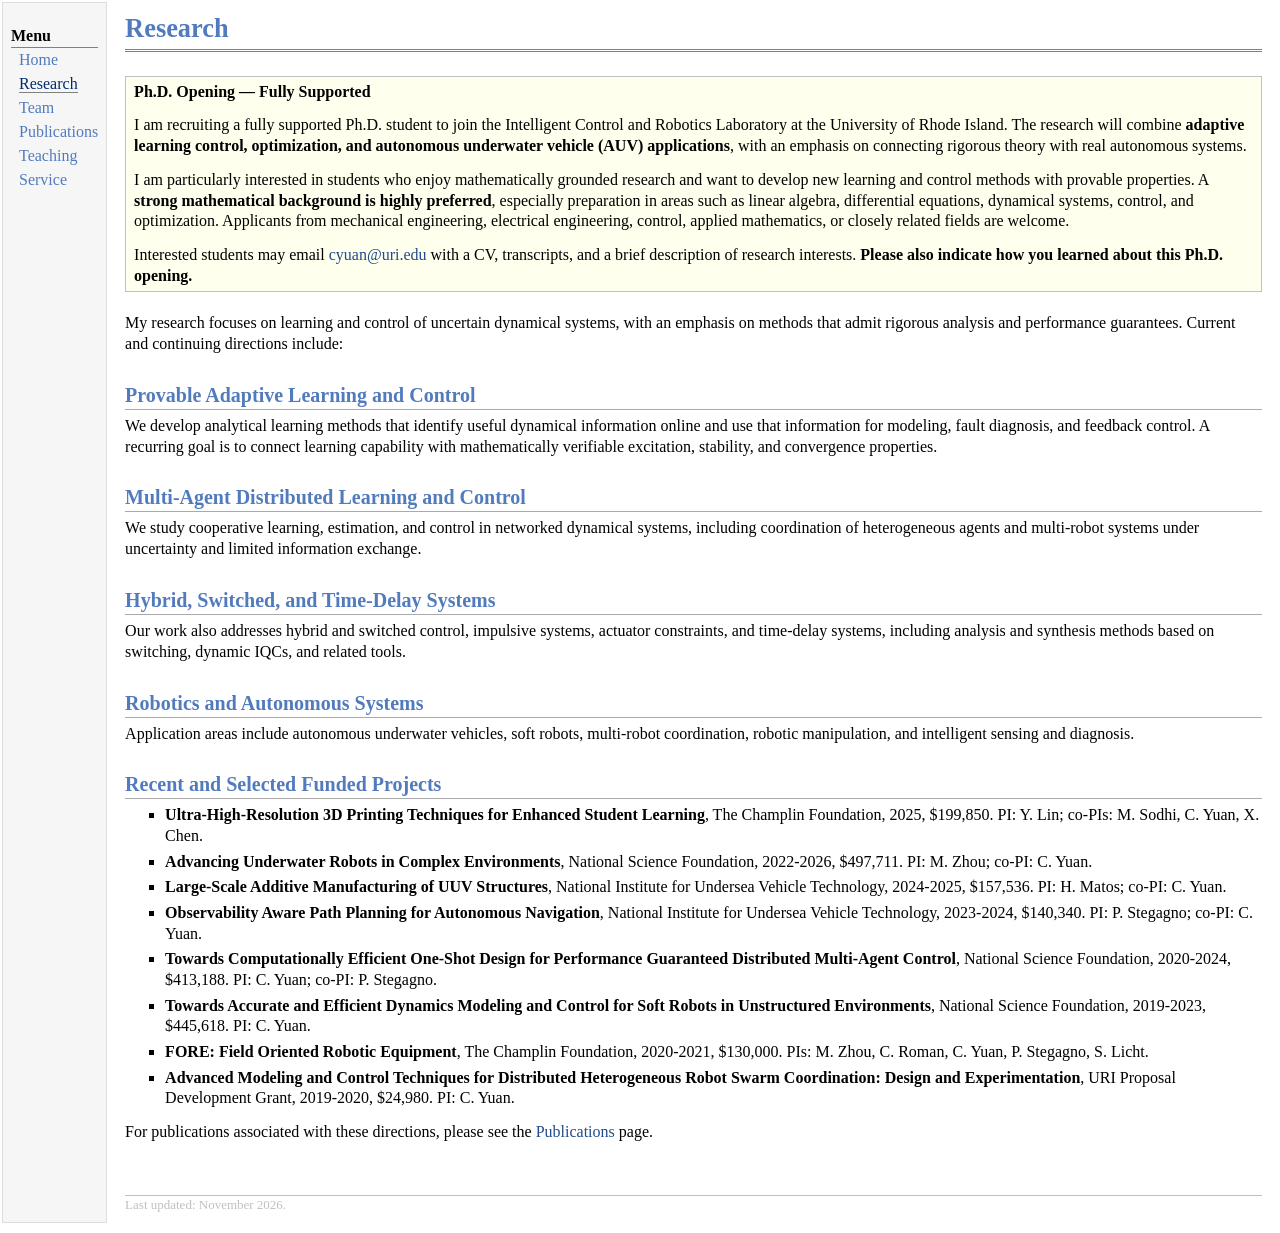
<file: research.html>
<!DOCTYPE html PUBLIC "-//W3C//DTD XHTML 1.1//EN"
  "http://www.w3.org/TR/xhtml11/DTD/xhtml11.dtd">
<html xmlns="http://www.w3.org/1999/xhtml" xml:lang="en">
<head>
<meta name="generator" content="jemdoc" />
<meta http-equiv="Content-Type" content="text/html;charset=utf-8" />
<meta name="viewport" content="width=device-width, initial-scale=1" />
<link rel="stylesheet" href="jemdoc.css" type="text/css" />
<title>Research</title>
</head>
<body>
<table summary="Table for page layout." id="tlayout">
<tr valign="top">
<td id="layout-menu">
<div class="menu-category">Menu</div>
<div class="menu-item"><a href="index.html">Home</a></div>
<div class="menu-item"><a href="research.html" class="current">Research</a></div>
<div class="menu-item"><a href="team.html">Team</a></div>
<div class="menu-item"><a href="publications.html">Publications</a></div>
<div class="menu-item"><a href="teaching.html">Teaching</a></div>
<div class="menu-item"><a href="service.html">Service</a></div>
</td>
<td id="layout-content">
<div id="toptitle">
<h1>Research</h1>
<div id="subtitle"></div>
</div>

<div class="infoblock">
<div class="blockcontent">
<p><b>Ph.D. Opening &mdash; Fully Supported</b></p>
<p>I am recruiting a fully supported Ph.D. student to join the Intelligent Control and Robotics Laboratory at the University of Rhode Island. The research will combine <b>adaptive learning control, optimization, and autonomous underwater vehicle (AUV) applications</b>, with an emphasis on connecting rigorous theory with real autonomous systems.</p>
<p>I am particularly interested in students who enjoy mathematically grounded research and want to develop new learning and control methods with provable properties. A <b>strong mathematical background is highly preferred</b>, especially preparation in areas such as linear algebra, differential equations, dynamical systems, control, and optimization. Applicants from mechanical engineering, electrical engineering, control, applied mathematics, or closely related fields are welcome.</p>
<p>Interested students may email <a href="mailto:cyuan@uri.edu">cyuan@uri.edu</a> with a CV, transcripts, and a brief description of research interests. <b>Please also indicate how you learned about this Ph.D. opening.</b></p>
</div></div>

<p>My research focuses on learning and control of uncertain dynamical systems, with an emphasis on methods that admit rigorous analysis and performance guarantees. Current and continuing directions include:</p>

<h2>Provable Adaptive Learning and Control</h2>
<p>We develop analytical learning methods that identify useful dynamical information online and use that information for modeling, fault diagnosis, and feedback control. A recurring goal is to connect learning capability with mathematically verifiable excitation, stability, and convergence properties.</p>

<h2>Multi-Agent Distributed Learning and Control</h2>
<p>We study cooperative learning, estimation, and control in networked dynamical systems, including coordination of heterogeneous agents and multi-robot systems under uncertainty and limited information exchange.</p>


<h2>Hybrid, Switched, and Time-Delay Systems</h2>
<p>Our work also addresses hybrid and switched control, impulsive systems, actuator constraints, and time-delay systems, including analysis and synthesis methods based on switching, dynamic IQCs, and related tools.</p>

<h2>Robotics and Autonomous Systems</h2>
<p>Application areas include autonomous underwater vehicles, soft robots, multi-robot coordination, robotic manipulation, and intelligent sensing and diagnosis.</p>

<h2>Recent and Selected Funded Projects</h2>
<ul>
<li><p><b>Ultra-High-Resolution 3D Printing Techniques for Enhanced Student Learning</b>, The Champlin Foundation, 2025, $199,850. PI: Y. Lin; co-PIs: M. Sodhi, C. Yuan, X. Chen.</p></li>
<li><p><b>Advancing Underwater Robots in Complex Environments</b>, National Science Foundation, 2022-2026, $497,711. PI: M. Zhou; co-PI: C. Yuan.</p></li>
<li><p><b>Large-Scale Additive Manufacturing of UUV Structures</b>, National Institute for Undersea Vehicle Technology, 2024-2025, $157,536. PI: H. Matos; co-PI: C. Yuan.</p></li>
<li><p><b>Observability Aware Path Planning for Autonomous Navigation</b>, National Institute for Undersea Vehicle Technology, 2023-2024, $140,340. PI: P. Stegagno; co-PI: C. Yuan.</p></li>
<li><p><b>Towards Computationally Efficient One-Shot Design for Performance Guaranteed Distributed Multi-Agent Control</b>, National Science Foundation, 2020-2024, $413,188. PI: C. Yuan; co-PI: P. Stegagno.</p></li>
<li><p><b>Towards Accurate and Efficient Dynamics Modeling and Control for Soft Robots in Unstructured Environments</b>, National Science Foundation, 2019-2023, $445,618. PI: C. Yuan.</p></li>
<li><p><b>FORE: Field Oriented Robotic Equipment</b>, The Champlin Foundation, 2020-2021, $130,000. PIs: M. Zhou, C. Roman, C. Yuan, P. Stegagno, S. Licht.</p></li>
<li><p><b>Advanced Modeling and Control Techniques for Distributed Heterogeneous Robot Swarm Coordination: Design and Experimentation</b>, URI Proposal Development Grant, 2019-2020, $24,980. PI: C. Yuan.</p></li>
</ul>

<p>For publications associated with these directions, please see the <a href="publications.html">Publications</a> page.</p>

<div id="footer">
<div id="footer-text">Last updated: November 2026.</div>
</div>
</td>
</tr>
</table>
</body>
</html>
</file>
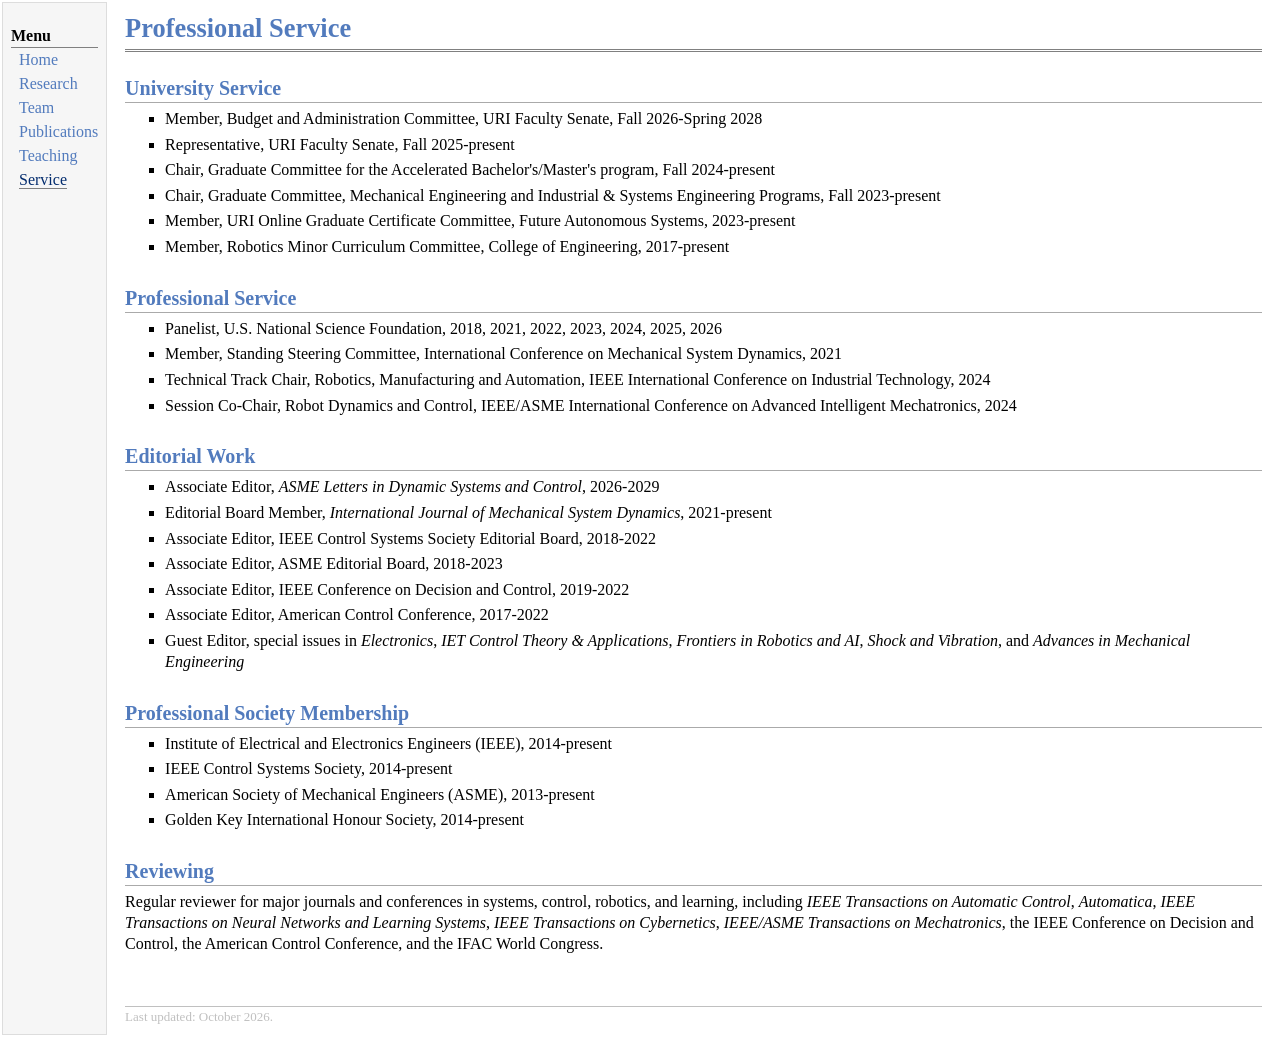
<file: service.html>
<!DOCTYPE html PUBLIC "-//W3C//DTD XHTML 1.1//EN"
  "http://www.w3.org/TR/xhtml11/DTD/xhtml11.dtd">
<html xmlns="http://www.w3.org/1999/xhtml" xml:lang="en">
<head>
<meta name="generator" content="jemdoc" />
<meta http-equiv="Content-Type" content="text/html;charset=utf-8" />
<meta name="viewport" content="width=device-width, initial-scale=1" />
<link rel="stylesheet" href="jemdoc.css" type="text/css" />
<title>Professional Service</title>
</head>
<body>
<table summary="Table for page layout." id="tlayout">
<tr valign="top">
<td id="layout-menu">
<div class="menu-category">Menu</div>
<div class="menu-item"><a href="index.html">Home</a></div>
<div class="menu-item"><a href="research.html">Research</a></div>
<div class="menu-item"><a href="team.html">Team</a></div>
<div class="menu-item"><a href="publications.html">Publications</a></div>
<div class="menu-item"><a href="teaching.html">Teaching</a></div>
<div class="menu-item"><a href="service.html" class="current">Service</a></div>
</td>
<td id="layout-content">
<div id="toptitle">
<h1>Professional Service</h1>
<div id="subtitle"></div>
</div>

<h2>University Service</h2>
<ul>
<li><p>Member, Budget and Administration Committee, URI Faculty Senate, Fall 2026-Spring 2028</p></li>
<li><p>Representative, URI Faculty Senate, Fall 2025-present</p></li>
<li><p>Chair, Graduate Committee for the Accelerated Bachelor's/Master's program, Fall 2024-present</p></li>
<li><p>Chair, Graduate Committee, Mechanical Engineering and Industrial &amp; Systems Engineering Programs, Fall 2023-present</p></li>
<li><p>Member, URI Online Graduate Certificate Committee, Future Autonomous Systems, 2023-present</p></li>
<li><p>Member, Robotics Minor Curriculum Committee, College of Engineering, 2017-present</p></li>
</ul>

<h2>Professional Service</h2>
<ul>
<li><p>Panelist, U.S. National Science Foundation, 2018, 2021, 2022, 2023, 2024, 2025, 2026</p></li>
<li><p>Member, Standing Steering Committee, International Conference on Mechanical System Dynamics, 2021</p></li>
<li><p>Technical Track Chair, Robotics, Manufacturing and Automation, IEEE International Conference on Industrial Technology, 2024</p></li>
<li><p>Session Co-Chair, Robot Dynamics and Control, IEEE/ASME International Conference on Advanced Intelligent Mechatronics, 2024</p></li>
</ul>

<h2>Editorial Work</h2>
<ul>
<li><p>Associate Editor, <i>ASME Letters in Dynamic Systems and Control</i>, 2026-2029</p></li>
<li><p>Editorial Board Member, <i>International Journal of Mechanical System Dynamics</i>, 2021-present</p></li>
<li><p>Associate Editor, IEEE Control Systems Society Editorial Board, 2018-2022</p></li>
<li><p>Associate Editor, ASME Editorial Board, 2018-2023</p></li>
<li><p>Associate Editor, IEEE Conference on Decision and Control, 2019-2022</p></li>
<li><p>Associate Editor, American Control Conference, 2017-2022</p></li>
<li><p>Guest Editor, special issues in <i>Electronics</i>, <i>IET Control Theory &amp; Applications</i>, <i>Frontiers in Robotics and AI</i>, <i>Shock and Vibration</i>, and <i>Advances in Mechanical Engineering</i></p></li>
</ul>

<h2>Professional Society Membership</h2>
<ul>
<li><p>Institute of Electrical and Electronics Engineers (IEEE), 2014-present</p></li>
<li><p>IEEE Control Systems Society, 2014-present</p></li>
<li><p>American Society of Mechanical Engineers (ASME), 2013-present</p></li>
<li><p>Golden Key International Honour Society, 2014-present</p></li>
</ul>

<h2>Reviewing</h2>
<p>Regular reviewer for major journals and conferences in systems, control, robotics, and learning, including <i>IEEE Transactions on Automatic Control</i>, <i>Automatica</i>, <i>IEEE Transactions on Neural Networks and Learning Systems</i>, <i>IEEE Transactions on Cybernetics</i>, <i>IEEE/ASME Transactions on Mechatronics</i>, the IEEE Conference on Decision and Control, the American Control Conference, and the IFAC World Congress.</p>

<div id="footer">
<div id="footer-text">Last updated: October 2026.</div>
</div>
</td>
</tr>
</table>
</body>
</html>
</file>
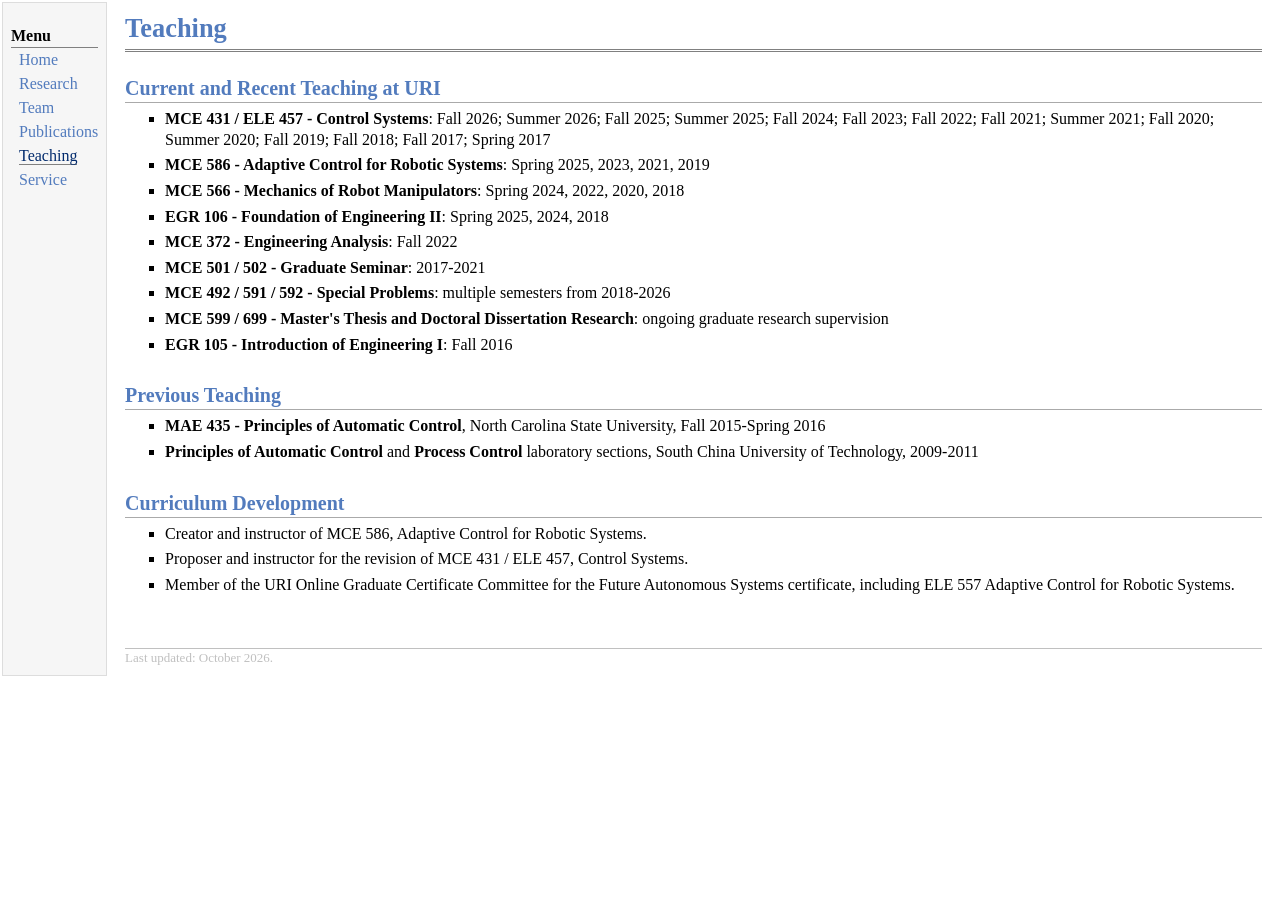
<file: teaching.html>
<!DOCTYPE html PUBLIC "-//W3C//DTD XHTML 1.1//EN"
  "http://www.w3.org/TR/xhtml11/DTD/xhtml11.dtd">
<html xmlns="http://www.w3.org/1999/xhtml" xml:lang="en">
<head>
<meta name="generator" content="jemdoc" />
<meta http-equiv="Content-Type" content="text/html;charset=utf-8" />
<meta name="viewport" content="width=device-width, initial-scale=1" />
<link rel="stylesheet" href="jemdoc.css" type="text/css" />
<title>Teaching</title>
</head>
<body>
<table summary="Table for page layout." id="tlayout">
<tr valign="top">
<td id="layout-menu">
<div class="menu-category">Menu</div>
<div class="menu-item"><a href="index.html">Home</a></div>
<div class="menu-item"><a href="research.html">Research</a></div>
<div class="menu-item"><a href="team.html">Team</a></div>
<div class="menu-item"><a href="publications.html">Publications</a></div>
<div class="menu-item"><a href="teaching.html" class="current">Teaching</a></div>
<div class="menu-item"><a href="service.html">Service</a></div>
</td>
<td id="layout-content">
<div id="toptitle">
<h1>Teaching</h1>
<div id="subtitle"></div>
</div>

<h2>Current and Recent Teaching at URI</h2>
<ul>
<li><p><b>MCE 431 / ELE 457 - Control Systems</b>: Fall 2026; Summer 2026; Fall 2025; Summer 2025; Fall 2024; Fall 2023; Fall 2022; Fall 2021; Summer 2021; Fall 2020; Summer 2020; Fall 2019; Fall 2018; Fall 2017; Spring 2017</p></li>
<li><p><b>MCE 586 - Adaptive Control for Robotic Systems</b>: Spring 2025, 2023, 2021, 2019</p></li>
<li><p><b>MCE 566 - Mechanics of Robot Manipulators</b>: Spring 2024, 2022, 2020, 2018</p></li>
<li><p><b>EGR 106 - Foundation of Engineering II</b>: Spring 2025, 2024, 2018</p></li>
<li><p><b>MCE 372 - Engineering Analysis</b>: Fall 2022</p></li>
<li><p><b>MCE 501 / 502 - Graduate Seminar</b>: 2017-2021</p></li>
<li><p><b>MCE 492 / 591 / 592 - Special Problems</b>: multiple semesters from 2018-2026</p></li>
<li><p><b>MCE 599 / 699 - Master's Thesis and Doctoral Dissertation Research</b>: ongoing graduate research supervision</p></li>
<li><p><b>EGR 105 - Introduction of Engineering I</b>: Fall 2016</p></li>
</ul>

<h2>Previous Teaching</h2>
<ul>
<li><p><b>MAE 435 - Principles of Automatic Control</b>, North Carolina State University, Fall 2015-Spring 2016</p></li>
<li><p><b>Principles of Automatic Control</b> and <b>Process Control</b> laboratory sections, South China University of Technology, 2009-2011</p></li>
</ul>

<h2>Curriculum Development</h2>
<ul>
<li><p>Creator and instructor of MCE 586, Adaptive Control for Robotic Systems.</p></li>
<li><p>Proposer and instructor for the revision of MCE 431 / ELE 457, Control Systems.</p></li>
<li><p>Member of the URI Online Graduate Certificate Committee for the Future Autonomous Systems certificate, including ELE 557 Adaptive Control for Robotic Systems.</p></li>
</ul>

<div id="footer">
<div id="footer-text">Last updated: October 2026.</div>
</div>
</td>
</tr>
</table>
</body>
</html>
</file>
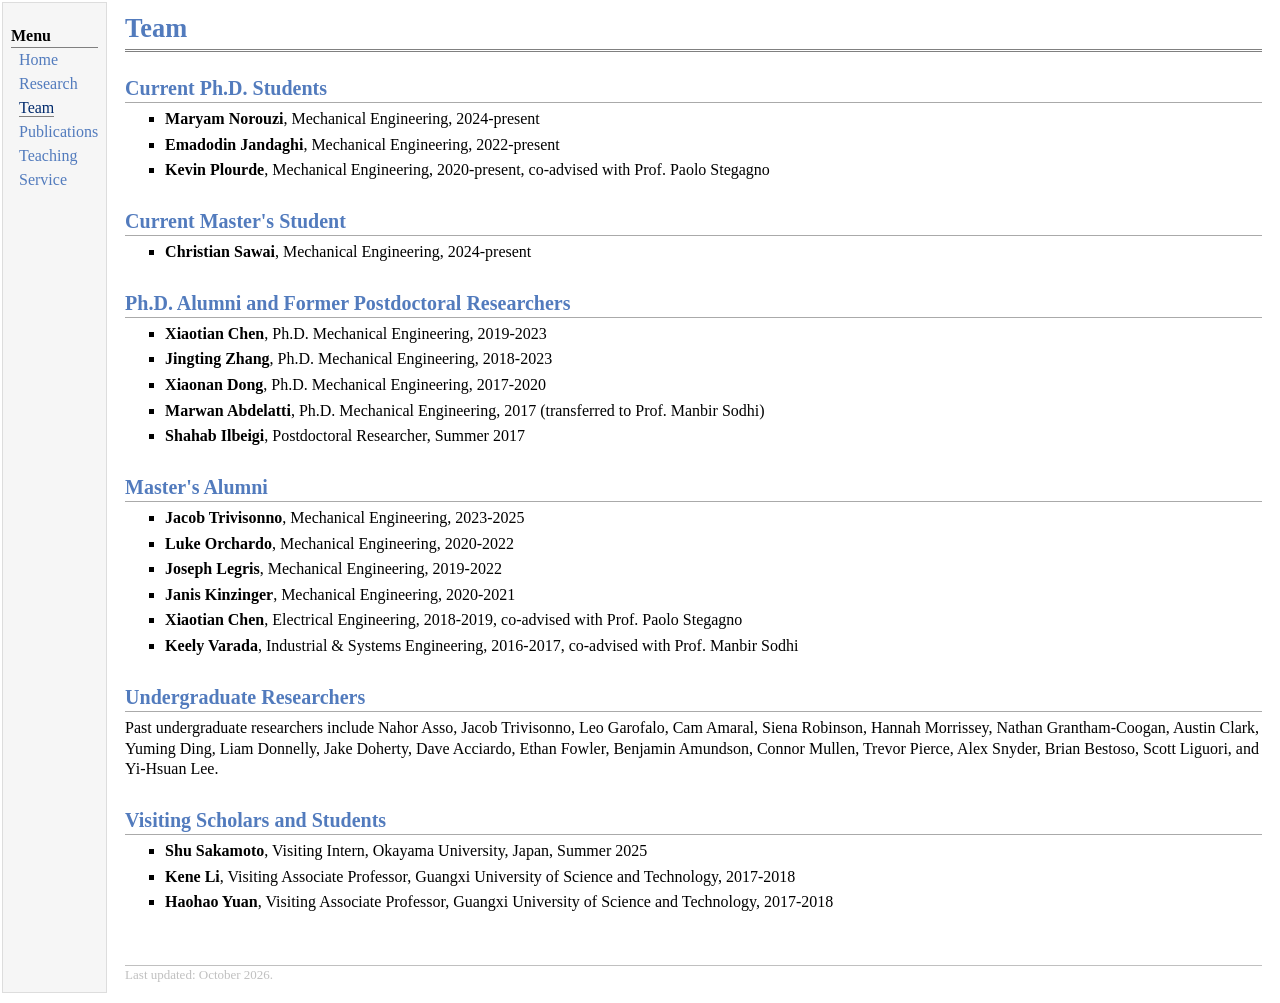
<file: team.html>
<!DOCTYPE html PUBLIC "-//W3C//DTD XHTML 1.1//EN"
  "http://www.w3.org/TR/xhtml11/DTD/xhtml11.dtd">
<html xmlns="http://www.w3.org/1999/xhtml" xml:lang="en">
<head>
<meta name="generator" content="jemdoc" />
<meta http-equiv="Content-Type" content="text/html;charset=utf-8" />
<meta name="viewport" content="width=device-width, initial-scale=1" />
<link rel="stylesheet" href="jemdoc.css" type="text/css" />
<title>Team</title>
</head>
<body>
<table summary="Table for page layout." id="tlayout">
<tr valign="top">
<td id="layout-menu">
<div class="menu-category">Menu</div>
<div class="menu-item"><a href="index.html">Home</a></div>
<div class="menu-item"><a href="research.html">Research</a></div>
<div class="menu-item"><a href="team.html" class="current">Team</a></div>
<div class="menu-item"><a href="publications.html">Publications</a></div>
<div class="menu-item"><a href="teaching.html">Teaching</a></div>
<div class="menu-item"><a href="service.html">Service</a></div>
</td>
<td id="layout-content">
<div id="toptitle">
<h1>Team</h1>
<div id="subtitle"></div>
</div>

<h2>Current Ph.D. Students</h2>
<ul>
<li><p><b>Maryam Norouzi</b>, Mechanical Engineering, 2024-present</p></li>
<li><p><b>Emadodin Jandaghi</b>, Mechanical Engineering, 2022-present</p></li>
<li><p><b>Kevin Plourde</b>, Mechanical Engineering, 2020-present, co-advised with Prof. Paolo Stegagno</p></li>
</ul>

<h2>Current Master's Student</h2>
<ul>
<li><p><b>Christian Sawai</b>, Mechanical Engineering, 2024-present</p></li>
</ul>


<h2>Ph.D. Alumni and Former Postdoctoral Researchers</h2>
<ul>
<li><p><b>Xiaotian Chen</b>, Ph.D. Mechanical Engineering, 2019-2023</p></li>
<li><p><b>Jingting Zhang</b>, Ph.D. Mechanical Engineering, 2018-2023</p></li>
<li><p><b>Xiaonan Dong</b>, Ph.D. Mechanical Engineering, 2017-2020</p></li>
<li><p><b>Marwan Abdelatti</b>, Ph.D. Mechanical Engineering, 2017 (transferred to Prof. Manbir Sodhi)</p></li>
<li><p><b>Shahab Ilbeigi</b>, Postdoctoral Researcher, Summer 2017</p></li>
</ul>

<h2>Master's Alumni</h2>
<ul>
<li><p><b>Jacob Trivisonno</b>, Mechanical Engineering, 2023-2025</p></li>
<li><p><b>Luke Orchardo</b>, Mechanical Engineering, 2020-2022</p></li>
<li><p><b>Joseph Legris</b>, Mechanical Engineering, 2019-2022</p></li>
<li><p><b>Janis Kinzinger</b>, Mechanical Engineering, 2020-2021</p></li>
<li><p><b>Xiaotian Chen</b>, Electrical Engineering, 2018-2019, co-advised with Prof. Paolo Stegagno</p></li>
<li><p><b>Keely Varada</b>, Industrial &amp; Systems Engineering, 2016-2017, co-advised with Prof. Manbir Sodhi</p></li>
</ul>

<h2>Undergraduate Researchers</h2>
<p>Past undergraduate researchers include Nahor Asso, Jacob Trivisonno, Leo Garofalo, Cam Amaral, Siena Robinson, Hannah Morrissey, Nathan Grantham-Coogan, Austin Clark, Yuming Ding, Liam Donnelly, Jake Doherty, Dave Acciardo, Ethan Fowler, Benjamin Amundson, Connor Mullen, Trevor Pierce, Alex Snyder, Brian Bestoso, Scott Liguori, and Yi-Hsuan Lee.</p>

<h2>Visiting Scholars and Students</h2>
<ul>
<li><p><b>Shu Sakamoto</b>, Visiting Intern, Okayama University, Japan, Summer 2025</p></li>
<li><p><b>Kene Li</b>, Visiting Associate Professor, Guangxi University of Science and Technology, 2017-2018</p></li>
<li><p><b>Haohao Yuan</b>, Visiting Associate Professor, Guangxi University of Science and Technology, 2017-2018</p></li>
</ul>

<div id="footer">
<div id="footer-text">Last updated: October 2026.</div>
</div>
</td>
</tr>
</table>
</body>
</html>
</file>
<file: jemdoc.css>
/* Default css file for jemdoc. */

table#tlayout {
    border: none;
    border-collapse: separate;
    background: white;
}

body {
	background: white;
	font-family: Georgia, serif;
	padding-bottom: 8px;
	margin: 0;
}

#layout-menu {
	background: #f6f6f6;
	border: 1px solid #dddddd;
	padding-top: 0.5em;
	padding-left: 8px;
	padding-right: 8px;
	font-size: 1.0em;
	width: auto;
	white-space: nowrap;
    text-align: left;
    vertical-align: top;
}

#layout-menu td {
	background: #f4f4f4;
    vertical-align: top;
}

#layout-content {
	padding-top: 0.0em;
	padding-left: 1.0em;
	padding-right: 1.0em;
    border: none;
    background: white;
    text-align: left;
    vertical-align: top;
}

#layout-menu a {
	line-height: 1.5em;
	margin-left: 0.5em;
}

tt {
    background: #ffffdd;
}

pre, tt {
	font-size: 90%;
	font-family: monaco, monospace;
}

a, a > tt {
	color: #224b8d;
	text-decoration: none;
}

a:hover {
	border-bottom: 1px gray dotted;
}

#layout-menu a.current:link, #layout-menu a.current:visited {
	color: #022b6d;
	border-bottom: 1px gray solid;
}
#layout-menu a:link, #layout-menu a:visited, #layout-menu a:hover {
	color: #527bbd;
	text-decoration: none;
}
#layout-menu a:hover {
	text-decoration: none;
}

div.menu-category {
	border-bottom: 1px solid gray;
	margin-top: 0.8em;
	padding-top: 0.2em;
	padding-bottom: 0.1em;
	font-weight: bold;
}

div.menu-item {
	padding-left: 16px;
	text-indent: -16px;
}

div#toptitle {
	padding-bottom: 0.2em;
	margin-bottom: 1.5em;
	border-bottom: 3px double gray;
}

/* Reduce space if we begin the page with a title. */
div#toptitle + h2, div#toptitle + h3 {
	margin-top: -0.7em;
}

div#subtitle {
	margin-top: 0.0em;
	margin-bottom: 0.0em;
	padding-top: 0em;
	padding-bottom: 0.1em;
}

em {
	font-style: italic;
}

strong {
	font-weight: bold;
}


h1, h2, h3 {
	color: #527bbd;
	margin-top: 0.7em;
	margin-bottom: 0.3em;
	padding-bottom: 0.2em;
	line-height: 1.0;
	padding-top: 0.5em;
	border-bottom: 1px solid #aaaaaa;
}

h1 {
	font-size: 165%;
}

h2 {
	padding-top: 0.8em;
	font-size: 125%;
}

h2 + h3 {
    padding-top: 0.2em;
}

h3 {
	font-size: 110%;
	border-bottom: none;
}

p {
	margin-top: 0.0em;
	margin-bottom: 0.8em;
	padding: 0;
	line-height: 1.3;
}

pre {
	padding: 0;
	margin: 0;
}

div#footer {
	font-size: small;
	border-top: 1px solid #c0c0c0;
	padding-top: 0.1em;
	margin-top: 4.0em;
	color: #c0c0c0;
}

div#footer a {
	color: #80a0b0;
}

div#footer-text {
	float: left;
	padding-bottom: 8px;
}

ul, ol, dl {
	margin-top: 0.2em;
	padding-top: 0;
	margin-bottom: 0.8em;
}

dt {
	margin-top: 0.5em;
	margin-bottom: 0;
}

dl {
	margin-left: 20px;
}

dd {
	color: #222222;
}

dd > *:first-child {
	margin-top: 0;
}

ul {
	list-style-position: outside;
	list-style-type: square;
}

p + ul, p + ol {
	margin-top: -0.5em;
}

li ul, li ol {
	margin-top: -0.3em;
}

ol {
	list-style-position: outside;
	list-style-type: decimal;
}

li p, dd p {
	margin-bottom: 0.3em;
}


ol ol {
	list-style-type: lower-alpha;
}

ol ol ol {
	list-style-type: lower-roman;
}

p + div.codeblock {
	margin-top: -0.6em;
}

div.codeblock, div.infoblock {
	margin-right: 0%;
	margin-top: 1.2em;
	margin-bottom: 1.3em;
}

div.blocktitle {
	font-weight: bold;
	color: #cd7b62;
	margin-top: 1.2em;
	margin-bottom: 0.1em;
}

div.blockcontent {
	border: 1px solid silver;
	padding: 0.3em 0.5em;
}

div.infoblock > div.blockcontent {
	background: #ffffee;
}

div.blockcontent p + ul, div.blockcontent p + ol {
	margin-top: 0.4em;
}

div.infoblock p {
	margin-bottom: 0em;
}

div.infoblock li p, div.infoblock dd p {
	margin-bottom: 0.5em;
}

div.infoblock p + p {
	margin-top: 0.8em;
}

div.codeblock > div.blockcontent {
	background: #f6f6f6;
}

span.pycommand {
	color: #000070;
}

span.statement {
	color: #008800;
}
span.builtin {
	color: #000088;
}
span.special {
	color: #990000;
}
span.operator {
	color: #880000;
}
span.error {
	color: #aa0000;
}
span.comment, span.comment > *, span.string, span.string > * {
	color: #606060;
}

@media print {
	#layout-menu { display: none; }
}

#fwtitle {
	margin: 2px;
}

#fwtitle #toptitle {
	padding-left: 0.5em;
	margin-bottom: 0.5em;
}

#layout-content h1:first-child, #layout-content h2:first-child, #layout-content h3:first-child {
	margin-top: -0.7em;
}

div#toptitle h1, #layout-content div#toptitle h1 {
	margin-bottom: 0.0em;
	padding-bottom: 0.1em;
	padding-top: 0;
	margin-top: 0.5em;
	border-bottom: none;
}

img.eq {
	padding: 0;
	padding-left: 0.1em;
	padding-right: 0.1em;
	margin: 0;
}

img.eqwl {
	padding-left: 2em;
	padding-top: 0.6em;
	padding-bottom: 0.2em;
	margin: 0;
}

table {
    border: 2px solid black;
    border-collapse: collapse;
}

td {
    padding: 2px;
    padding-left: 0.5em;
    padding-right: 0.5em;
    text-align: center;
    border: 1px solid gray;
}

table + table {
    margin-top: 1em;
}

tr.heading {
    font-weight: bold;
    border-bottom: 2px solid black;
}

img {
    border: none;
}

table.imgtable, table.imgtable td {
    border: none;
    text-align: left;
}
</file>
